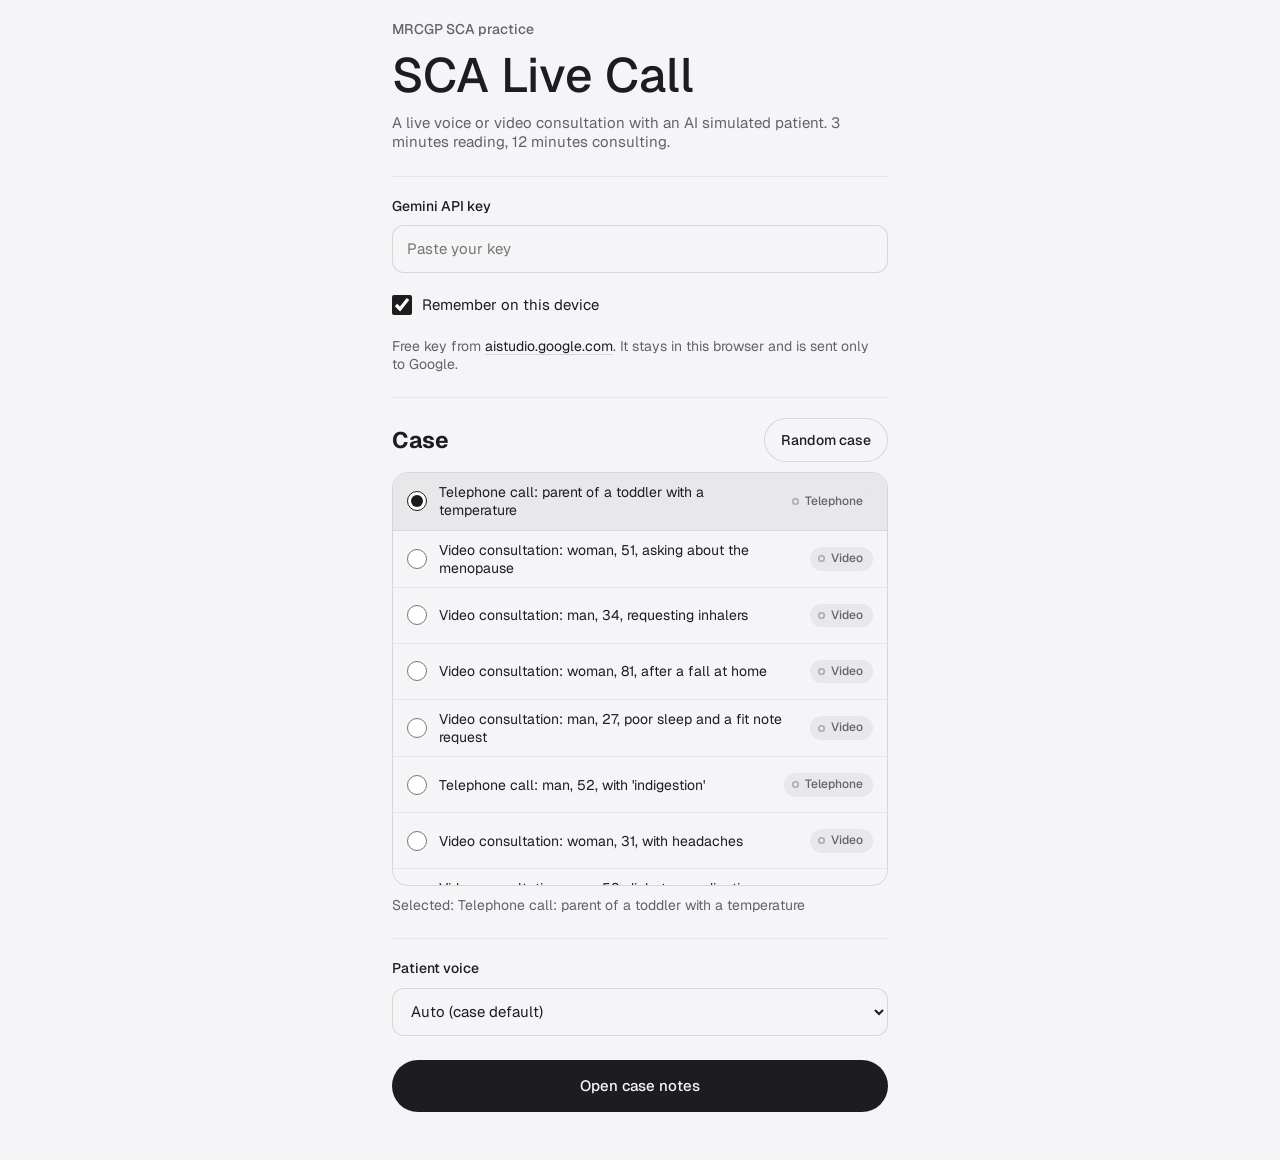
<file: call/index.html>
<!doctype html>
<html lang="en">
  <head>
    <meta charset="utf-8" />
    <meta name="viewport" content="width=device-width, initial-scale=1, viewport-fit=cover" />
    <title>SCA Live Call</title>
    <link rel="preconnect" href="https://fonts.googleapis.com" />
    <link rel="preconnect" href="https://fonts.gstatic.com" crossorigin />
    <link
      rel="stylesheet"
      href="https://fonts.googleapis.com/css2?family=Geist:wght@400;500;600&family=Geist+Mono:wght@400&display=swap"
    />
    <link rel="stylesheet" href="hark.css" />
    <link rel="stylesheet" href="hark-hero.css" />
    <style>
      [hidden] { display: none !important; }
      .x-app { max-width: 560px; padding-block: calc(env(safe-area-inset-top, 0px) + 20px) 48px; }
      .x-screen { display: grid; gap: 24px; }
      .x-title { display: grid; gap: 6px; }
      .x-title h1 { font: var(--type-display); overflow-wrap: anywhere; }
      .x-title .x-eyebrow { font: var(--type-label); color: var(--text-secondary); }
      .x-title .x-lede { color: var(--text-secondary); font-size: var(--size-body); }
      .x-group { display: grid; gap: 10px; padding-top: 20px; border-top: 1px solid var(--stroke-secondary); }
      .x-group > h2 { font: var(--type-heading); }
      .x-label { font: var(--type-label); }
      .x-input, .x-select {
        width: 100%; min-height: 48px; padding: 10px 14px;
        border: 1px solid var(--stroke-primary); border-radius: var(--r-s);
        background: var(--fill-primary-on); color: var(--text-primary); font: var(--type-body);
      }
      .x-check { display: flex; align-items: center; gap: 10px; min-height: var(--tap); font: var(--type-body); cursor: pointer; }
      .x-check input, .x-case input { width: 20px; height: 20px; margin: 0; flex: none; accent-color: var(--fill-primary); }
      .x-error { display: flex; align-items: center; gap: 8px; color: var(--text-primary); font: var(--type-label); }
      .x-error::before { content: ""; width: 8px; height: 8px; border-radius: 50%; background: var(--fill-system-red); flex: none; }
      .x-picked { font: var(--type-small); color: var(--text-secondary); }
      .x-cases {
        max-height: 46vh; overflow-y: auto; overscroll-behavior: contain;
        border: 1px solid var(--stroke-primary); border-radius: var(--r-m);
      }
      .x-case {
        display: flex; align-items: center; gap: 12px; min-height: 56px; padding: 10px 14px;
        border-bottom: 1px solid var(--stroke-secondary); cursor: pointer; font: var(--type-small);
      }
      .x-case:last-child { border-bottom: 0; }
      .x-case:has(input:checked) { background: var(--fill-tertiary); }
      .x-case__t { flex: 1; min-width: 0; }
      .x-case .chip { flex: none; }
      .x-row { display: flex; flex-wrap: wrap; align-items: center; gap: 10px; }
      .x-cta {
        display: inline-flex; align-items: center; justify-content: center; gap: 8px;
        min-height: 52px; padding: 0 24px; border: 0; border-radius: var(--r-pill);
        background: var(--fill-primary); color: var(--text-primary-on); font: var(--type-body-strong);
        cursor: pointer; text-decoration: none; transition: transform var(--dur-quick) var(--ease-out);
      }
      .x-cta:active { transform: scale(0.97); }
      .x-cta--wide { width: 100%; }
      .x-ghost {
        display: inline-flex; align-items: center; justify-content: center; min-height: var(--tap); padding: 0 16px;
        border: 1px solid var(--stroke-primary); border-radius: var(--r-pill); background: var(--fill-primary-on);
        color: var(--text-primary); font: var(--type-label); cursor: pointer;
      }
      .x-ghost:hover, .x-case:hover { box-shadow: inset 0 0 0 100px var(--hover-wash); }

      /* Case notes */
      .x-readbar {
        position: sticky; top: calc(env(safe-area-inset-top, 0px) + 8px); z-index: 5;
        display: flex; align-items: center; justify-content: space-between; gap: 12px;
        padding: 10px 10px 10px 18px; border-radius: var(--r-pill);
        background: var(--mat-agent); -webkit-backdrop-filter: var(--hark-blur); backdrop-filter: var(--hark-blur);
        border: 1px solid var(--stroke-primary); box-shadow: var(--hark-shadow);
      }
      .x-readbar__t { display: grid; }
      .x-readbar__t small { font: var(--type-caption); color: var(--text-secondary); }
      .x-clock { font: var(--weight-medium) 24px/1.1 "Geist Mono", monospace; font-variant-numeric: tabular-nums; }
      .x-readbar.is-over .x-clock { font: var(--type-label); color: var(--fill-system-red); }
      .x-brief { display: grid; gap: 0; }
      .x-bsec { display: grid; gap: 8px; padding: 16px 0; border-bottom: 1px solid var(--stroke-secondary); }
      .x-bsec:last-child { border-bottom: 0; }
      .x-bsec > h3 { font: var(--type-tag); color: var(--text-secondary); text-transform: uppercase; letter-spacing: 0.04em; }
      .x-bsec ul { margin: 0; padding-left: 20px; display: grid; gap: 4px; }
      .x-kv { margin: 0; display: grid; grid-template-columns: auto minmax(0, 1fr); gap: 6px 16px; }
      .x-kv dt { color: var(--text-secondary); }
      .x-kv dd { margin: 0; font-weight: var(--weight-medium); overflow-wrap: anywhere; }
      .x-none { color: var(--text-secondary); }

      /* Call */
      .x-call {
        position: fixed; inset: 0; z-index: 30; display: grid; grid-template-rows: auto auto auto minmax(0, 1fr) auto;
        background: var(--hero-surface); color: var(--hero-text);
        padding: env(safe-area-inset-top, 0px) 0 env(safe-area-inset-bottom, 0px);
      }
      .x-call > .x-top { grid-row: 1; } .x-call > .x-blockbar { grid-row: 2; } .x-call > .x-warnbar { grid-row: 3; } .x-call > .x-stage { grid-row: 4; } .x-call > .x-ctls { grid-row: 5; }
      .x-call :focus-visible { outline-color: var(--hero-text); }
      .x-top { display: flex; align-items: center; justify-content: space-between; gap: 12px; padding: 10px 16px; }
      .x-top__case { min-width: 0; font: var(--type-small); color: var(--hero-text-muted); overflow: hidden; text-overflow: ellipsis; white-space: nowrap; }
      .x-status { display: flex; align-items: center; gap: 6px; font: var(--type-tag); }
      .x-status::before { content: ""; width: 8px; height: 8px; border-radius: 50%; background: var(--fill-system-orange); flex: none; }
      .x-status[data-state="live"]::before { background: var(--fill-system-green); }
      .x-status[data-state="error"]::before, .x-status[data-state="lost"]::before { background: var(--fill-system-red); }
      .x-timer { font: var(--weight-medium) 22px/1 "Geist Mono", monospace; font-variant-numeric: tabular-nums; padding: 8px 12px; border-radius: var(--r-pill); background: var(--hero-glass); border: 1px solid var(--hero-glass-stroke); }
      .x-timer.is-low { background: var(--fill-system-red); border-color: transparent; }
      .x-closeinfo { font: var(--type-caption); font-family: "Geist Mono", monospace; color: var(--hero-text-muted); overflow-wrap: anywhere; }
      .x-blockbar { margin: 0 16px 6px; padding: 6px 12px; border-radius: var(--r-m); background: var(--hero-glass); border: 1px solid var(--hero-glass-stroke); color: var(--hero-text); font: var(--type-tag); text-align: center; }
      .x-warnbar { margin: 0 16px 6px; padding: 6px 12px; border-radius: var(--r-pill); background: var(--fill-system-red); color: var(--hero-text); font: var(--type-tag); text-align: center; }
      .x-stage { position: relative; min-height: 0; margin: 0 8px; border-radius: var(--r-l); overflow: hidden; --lvl: 0; }
      .x-facewrap { position: absolute; inset: 0; border-radius: var(--r-l); overflow: hidden; transition: transform 120ms linear, box-shadow 200ms ease; }
      .x-facewrap img { position: absolute; inset: 0; width: 100%; height: 100%; object-fit: cover; object-position: 50% 30%; opacity: 0; transition: opacity 300ms ease; }
      .x-facewrap img.is-on { opacity: 1; }
      .x-stage.is-speaking .x-facewrap {
        transform: scale(calc(1.005 + var(--lvl) * 0.025));
        box-shadow: inset 0 0 0 3px color-mix(in srgb, var(--fill-system-green) 80%, transparent), inset 0 0 calc(20px + var(--lvl) * 40px) color-mix(in srgb, var(--fill-system-green) 45%, transparent);
      }
      .x-phone { position: absolute; inset: 0; display: grid; place-content: center; justify-items: center; gap: 14px; text-align: center; padding: 16px; }
      .x-avatar {
        width: 168px; height: 168px; border-radius: 50%; display: grid; place-items: center;
        background: var(--hero-glass); border: 1px solid var(--hero-glass-stroke);
        font: var(--weight-medium) 56px/1 var(--sans); letter-spacing: 0.02em;
        transition: box-shadow 120ms linear, transform 120ms linear;
      }
      .x-stage.is-speaking .x-avatar {
        transform: scale(calc(1 + var(--lvl) * 0.06));
        box-shadow: 0 0 0 calc(6px + var(--lvl) * 22px) color-mix(in srgb, var(--fill-system-green) 30%, transparent);
      }
      .x-phone__name { font: var(--type-heading); }
      .x-phone__label { font: var(--type-small); color: var(--hero-text-muted); }
      .x-bars { display: flex; align-items: center; gap: 5px; height: 36px; }
      .x-bars span { width: 6px; height: 100%; border-radius: 3px; background: var(--hero-text); opacity: 0.35; transform: scaleY(0.15); transition: transform 90ms linear, opacity 120ms; }
      .x-stage.is-speaking .x-bars span { opacity: 0.9; }
      .x-self {
        position: absolute; right: 12px; bottom: 12px; width: 96px; height: 128px; z-index: 3;
        border-radius: var(--r-s); overflow: hidden; background: var(--hero-glass); border: 1px solid var(--hero-glass-stroke);
        box-shadow: var(--hark-shadow); touch-action: none; cursor: grab;
      }
      .x-self video { width: 100%; height: 100%; object-fit: cover; transform: scaleX(-1); display: block; }
      .x-msg {
        position: absolute; inset: auto 12px 12px; z-index: 4; display: grid; gap: 12px; padding: 16px 18px;
        border-radius: var(--r-l); background: var(--hero-glass); -webkit-backdrop-filter: var(--hark-blur); backdrop-filter: var(--hark-blur);
        border: 1px solid var(--hero-glass-stroke); font: var(--type-body);
      }
      .x-msg .x-row button { min-height: var(--tap); padding: 0 18px; border-radius: var(--r-pill); border: 1px solid var(--hero-glass-stroke); background: var(--hero-text); color: var(--hero-surface); font: var(--type-label); cursor: pointer; }
      .x-msg .x-row button + button { background: transparent; color: var(--hero-text); }
      .x-tx {
        position: absolute; inset: auto 0 0 0; z-index: 2; max-height: 55%; overflow-y: auto; padding: 14px 16px;
        background: var(--hero-scrim-strong); -webkit-backdrop-filter: var(--hark-blur); backdrop-filter: var(--hark-blur);
        font: var(--type-small); display: grid; gap: 8px; align-content: start;
      }
      .x-tx p span { font: var(--type-caption); color: var(--hero-text-muted); margin-right: 6px; font-family: "Geist Mono", monospace; }
      .x-tx .x-none { color: var(--hero-text-muted); }
      .x-banner {
        position: absolute; left: 50%; top: 50%; transform: translate(-50%, -50%); z-index: 5;
        padding: 16px 24px; border-radius: var(--r-l); background: var(--fill-system-red); color: var(--hero-text);
        font: var(--type-heading); box-shadow: var(--hark-shadow); white-space: nowrap;
      }
      .x-ctls { display: flex; justify-content: center; gap: 10px; padding: 14px 8px 18px; }
      .x-ctl { display: grid; justify-items: center; gap: 6px; font: var(--type-caption); color: var(--hero-text-muted); background: none; border: 0; padding: 0; cursor: pointer; }
      .x-ctl__b { width: 64px; height: 64px; border-radius: 50%; display: grid; place-items: center; background: var(--hero-glass); border: 1px solid var(--hero-glass-stroke); color: var(--hero-text); transition: transform var(--dur-quick) var(--ease-out); }
      .x-ctl:active .x-ctl__b { transform: scale(0.94); }
      .x-ctl[aria-pressed="true"] .x-ctl__b { background: var(--hero-text); color: var(--hero-surface); }
      .x-ctl--end .x-ctl__b { background: var(--fill-system-red); border-color: transparent; }
      .x-type {
        position: absolute; inset: 12px 12px auto; z-index: 4; display: grid; gap: 8px; padding: 12px 14px;
        border-radius: var(--r-l); background: var(--hero-glass); -webkit-backdrop-filter: var(--hark-blur); backdrop-filter: var(--hark-blur);
        border: 1px solid var(--hero-glass-stroke);
      }
      .x-type__lbl { font: var(--type-caption); color: var(--hero-text-muted); }
      .x-type__note { display: flex; align-items: center; gap: 6px; font: var(--type-tag); color: var(--hero-text); }
      .x-type__note::before { content: ""; width: 8px; height: 8px; border-radius: 50%; background: var(--fill-system-orange); flex: none; }
      .x-type__row { display: flex; gap: 8px; }
      .x-type__row input {
        flex: 1; min-width: 0; min-height: var(--tap); padding: 0 16px; border-radius: var(--r-pill);
        border: 1px solid var(--hero-glass-stroke); background: var(--hero-scrim-strong); color: var(--hero-text); font: var(--type-body);
      }
      .x-type__row input::placeholder { color: var(--hero-text-muted); }
      .x-type__row button { flex: none; min-height: var(--tap); padding: 0 18px; border-radius: var(--r-pill); border: 0; background: var(--hero-text); color: var(--hero-surface); font: var(--type-label); cursor: pointer; }
      .x-missing { display: grid; gap: 8px; padding: 14px; border: 1px dashed var(--stroke-primary); border-radius: var(--r-m); }
      .x-missing input[type="file"] { font: var(--type-small); min-height: var(--tap); }
      .x-ctl .off { display: none; }
      .x-ctl[aria-pressed="true"] .on { display: none; }
      .x-ctl[aria-pressed="true"] .off { display: block; }

      .x-dialog { max-width: min(360px, calc(100vw - 32px)); padding: 20px; border-radius: var(--r-l); border: 1px solid var(--stroke-primary); background: var(--fill-primary-on); color: var(--text-primary); box-shadow: var(--hark-shadow); }
      .x-dialog::backdrop { background: var(--hero-scrim-strong); }
      .x-dialog h2 { font: var(--type-heading); margin-bottom: 8px; }
      .x-dialog p { color: var(--text-secondary); margin-bottom: 18px; }
      .x-dialog .x-cta { background: var(--fill-system-red); color: var(--hero-text); }
      .x-toast {
        position: fixed; left: 50%; bottom: calc(env(safe-area-inset-bottom, 0px) + 20px); z-index: 50; transform: translateX(-50%);
        width: max-content; max-width: calc(100vw - 32px); padding: 12px 18px; border-radius: var(--r-m);
        background: var(--fill-primary); color: var(--text-primary-on); font: var(--type-label); box-shadow: var(--hark-shadow);
      }
      .x-ended h1 { font: var(--type-title); overflow-wrap: anywhere; }
      .x-actions { display: grid; gap: 10px; }
      .x-tline .timeline__what b { font-weight: var(--weight-bold); }
      @media (prefers-reduced-motion: reduce) {
        .x-facewrap, .x-avatar, .x-bars span, .x-cta, .x-ctl__b { transition: none !important; }
        .x-stage.is-speaking .x-facewrap, .x-stage.is-speaking .x-avatar { transform: none; }
        .x-stage.is-speaking .x-avatar { box-shadow: 0 0 0 6px color-mix(in srgb, var(--fill-system-green) 40%, transparent); }
        .x-bars span { transform: scaleY(0.4) !important; }
        .x-facewrap img { transition: none; }
      }
    </style>
      <link rel="manifest" href="manifest.webmanifest" />
    <meta name="theme-color" content="#152640" />
    <link rel="icon" type="image/png" href="icon-192.png" />
    <link rel="apple-touch-icon" href="apple-touch-icon.png" />
    <script>if ("serviceWorker" in navigator) addEventListener("load", function () { navigator.serviceWorker.register("sw.js"); });</script>
</head>
  <body>
    <div class="page x-app" id="top">
      <main class="main">
        <!-- SCREEN 1: SETUP -->
        <section class="x-screen" id="s-setup" aria-labelledby="h-setup">
          <div class="x-title">
            <p class="x-eyebrow">MRCGP SCA practice</p>
            <h1 id="h-setup" tabindex="-1">SCA Live Call</h1>
            <p class="x-lede">A live voice or video consultation with an AI simulated patient. 3 minutes reading, 12 minutes consulting.</p>
          </div>

          <div class="x-group">
            <label class="x-label" for="key">Gemini API key</label>
            <input class="x-input" id="key" type="password" autocomplete="off" spellcheck="false" placeholder="Paste your key" />
            <label class="x-check"><input type="checkbox" id="remember" checked /> Remember on this device</label>
            <p class="fineprint">Free key from <a class="link" href="https://aistudio.google.com" target="_blank" rel="noopener">aistudio.google.com</a>. It stays in this browser and is sent only to Google.</p>
            <p class="x-error" id="key-err" role="alert" hidden>Enter your Gemini API key to continue.</p>
          </div>

          <div class="x-group">
            <div class="x-row" style="justify-content: space-between">
              <h2 id="h-cases">Case</h2>
              <button class="x-ghost" type="button" id="random">Random case</button>
            </div>
            <div class="x-cases" id="cases-list" role="radiogroup" aria-labelledby="h-cases" aria-label="Case picker"><p class="x-none" style="padding: 14px">Loading cases…</p></div>
            <div class="x-missing" id="cases-missing" hidden>
              <p class="x-error" role="alert">Case file not found</p>
              <label class="x-label" for="cases-file">Load cases file (.json)</label>
              <input type="file" id="cases-file" accept=".json,application/json" aria-label="Load cases file (.json)" />
              <p class="x-error" id="cases-file-err" hidden>That file could not be read as a cases list.</p>
            </div>
            <p class="x-picked" id="picked" aria-live="polite"></p>
          </div>

          <div class="x-group">
            <label class="x-label" for="voice">Patient voice</label>
            <select class="x-select" id="voice">
              <option value="auto">Auto (case default)</option>
              <option value="Kore">Female (Kore)</option>
              <option value="Charon">Male (Charon)</option>
            </select>
          </div>

          <button class="x-cta x-cta--wide" type="button" id="open-notes">Open case notes</button>
        </section>

        <!-- SCREEN 2: CASE NOTES -->
        <section class="x-screen" id="s-notes" aria-labelledby="h-notes" hidden>
          <div class="x-readbar" id="readbar">
            <div class="x-readbar__t" aria-live="polite">
              <small>Reading time</small>
              <span class="x-clock" id="read-clock">3:00</span>
            </div>
            <button class="x-cta" type="button" id="start-call">Start call now</button>
          </div>
          <div class="x-title">
            <p class="x-eyebrow"><span class="chip" id="notes-mode">Video</span></p>
            <h1 id="h-notes" tabindex="-1" style="font: var(--type-title)">Case notes</h1>
          </div>
          <div class="x-brief" id="notes-brief"></div>
          <p class="fineprint" id="call-hint"></p>
          <div class="x-row"><button class="x-ghost" type="button" id="back-setup">Back to cases</button></div>
        </section>

        <!-- SCREEN 4: ENDED -->
        <section class="x-screen x-ended" id="s-ended" aria-labelledby="h-ended" hidden>
          <div class="x-title">
            <p class="x-eyebrow" id="ended-flag"></p>
            <h1 id="h-ended" tabindex="-1">Consultation ended</h1>
            <p class="x-lede" id="ended-case"></p>
          </div>
          <section class="stats">
            <div class="stat"><span class="stat__fig" id="ended-dur">0:00</span><span class="stat__label">Consultation time</span></div>
            <div class="stat"><span class="stat__fig" id="ended-lines">0</span><span class="stat__label">Transcript lines</span></div>
          </section>
          <div class="x-actions">
            <button class="x-cta x-cta--wide" type="button" id="copy">Copy for marking</button>
            <div class="x-row">
              <button class="x-ghost" type="button" id="download">Download transcript (.txt)</button>
              <button class="x-ghost" type="button" id="new-case">New case</button>
            </div>
            <p class="fineprint">Transcription is automatic and can mishear words.</p>
          </div>
          <div class="aside">
            <h3>Report a problem</h3>
            <p class="fineprint">If the patient leaked hidden details, dropped facts, or broke character, copy the transcript and tell Hark which turn.</p>
          </div>
          <div class="x-group">
            <h2>Transcript</h2>
            <ol class="timeline x-tline" id="ended-tx"></ol>
          </div>
          <div class="x-group">
            <h2>Case brief</h2>
            <div class="x-brief" id="ended-brief"></div>
          </div>
        </section>
      </main>
    </div>

    <!-- SCREEN 3: CALL -->
    <section class="x-call" id="s-call" aria-label="Consultation call" hidden>
      <div class="x-top">
        <div style="display: grid; gap: 4px; min-width: 0">
          <p class="x-status" id="status" data-state="connecting" role="status" aria-live="polite">Connecting</p>
          <p class="x-closeinfo" id="close-info" hidden></p>
          <p class="x-top__case" id="call-case"></p>
        </div>
        <p class="x-timer" id="timer" aria-label="Time remaining">12:00</p>
      </div>
      <p class="x-blockbar" id="blockbar" role="status" aria-live="polite" hidden>The model blocked that reply. Try rephrasing your last question.</p>
      <p class="x-warnbar" id="warnbar" hidden>Under 1 minute left. Start closing the consultation.</p>
      <div class="x-stage" id="stage">
        <div class="x-facewrap" id="facewrap" hidden></div>
        <div class="x-phone" id="phone" hidden>
          <div class="x-avatar" id="avatar" aria-hidden="true"></div>
          <p class="x-phone__name" id="phone-name"></p>
          <p class="x-phone__label">Telephone consultation</p>
          <div class="x-bars" id="bars" aria-hidden="true"><span></span><span></span><span></span><span></span><span></span></div>
        </div>
        <div class="x-self" id="self" hidden><video id="self-video" muted playsinline autoplay></video></div>
        <div class="x-tx" id="tx" aria-live="off" hidden></div>
        <form class="x-type" id="type-box" aria-label="Type instead" autocomplete="off" hidden>
          <p class="x-type__note" id="type-note" role="status" hidden>Mic unavailable - type instead</p>
          <label class="x-type__lbl" for="type-input">Type instead</label>
          <div class="x-type__row">
            <input id="type-input" type="text" enterkeyhint="send" placeholder="Say something to the patient" aria-label="Type instead" />
            <button type="submit" id="type-send" aria-label="Send">Send</button>
          </div>
        </form>
        <div class="x-banner" id="banner" role="alert" hidden>1 minute left</div>
        <div class="x-msg" id="msg" role="alert" hidden>
          <p id="msg-text"></p>
          <div class="x-row" id="msg-actions"></div>
        </div>
      </div>
      <div class="x-ctls">
        <button class="x-ctl" type="button" id="mute" aria-pressed="false">
          <span class="x-ctl__b">
            <svg class="on" width="26" height="26" viewBox="0 0 24 24" fill="none" stroke="currentColor" stroke-width="2" stroke-linecap="round" aria-hidden="true"><rect x="9" y="3" width="6" height="11" rx="3" /><path d="M5 11a7 7 0 0 0 14 0M12 18v3" /></svg>
            <svg class="off" width="26" height="26" viewBox="0 0 24 24" fill="none" stroke="currentColor" stroke-width="2" stroke-linecap="round" aria-hidden="true"><rect x="9" y="3" width="6" height="11" rx="3" /><path d="M5 11a7 7 0 0 0 14 0M12 18v3M4 4l16 16" /></svg>
          </span>
          <span id="mute-label">Mute</span>
        </button>
        <button class="x-ctl" type="button" id="cam" aria-pressed="false" hidden>
          <span class="x-ctl__b">
            <svg class="on" width="26" height="26" viewBox="0 0 24 24" fill="none" stroke="currentColor" stroke-width="2" stroke-linecap="round" stroke-linejoin="round" aria-hidden="true"><rect x="3" y="7" width="13" height="10" rx="2" /><path d="M16 11l5-3v8l-5-3" /></svg>
            <svg class="off" width="26" height="26" viewBox="0 0 24 24" fill="none" stroke="currentColor" stroke-width="2" stroke-linecap="round" stroke-linejoin="round" aria-hidden="true"><rect x="3" y="7" width="13" height="10" rx="2" /><path d="M16 11l5-3v8l-5-3M3 3l18 18" /></svg>
          </span>
          <span id="cam-label">Camera off</span>
        </button>
        <button class="x-ctl" type="button" id="tx-toggle" aria-pressed="false" aria-controls="tx">
          <span class="x-ctl__b"><svg width="26" height="26" viewBox="0 0 24 24" fill="none" stroke="currentColor" stroke-width="2" stroke-linecap="round" aria-hidden="true"><path d="M5 6h14M5 11h14M5 16h9" /></svg></span>
          <span>Live transcript</span>
        </button>
        <button class="x-ctl" type="button" id="type-toggle" aria-pressed="false" aria-controls="type-box" aria-label="Type">
          <span class="x-ctl__b"><svg width="26" height="26" viewBox="0 0 24 24" fill="none" stroke="currentColor" stroke-width="2" stroke-linecap="round" aria-hidden="true"><rect x="3" y="6" width="18" height="12" rx="2" /><path d="M7 10h.01M11 10h.01M15 10h.01M8 14h8" /></svg></span>
          <span>Type</span>
        </button>
        <button class="x-ctl x-ctl--end" type="button" id="end" aria-label="End consultation">
          <span class="x-ctl__b"><svg width="28" height="28" viewBox="0 0 24 24" aria-hidden="true"><path fill="currentColor" d="M2.5 14.2c5.2-4.9 13.8-4.9 19 0l-2.6 2.8-3.8-1.7v-2.6a11.5 11.5 0 0 0-6.2 0v2.6L5.1 17z" /></svg></span>
          <span>End consultation</span>
        </button>
      </div>
    </section>

    <dialog class="x-dialog" id="confirm" aria-labelledby="confirm-h">
      <h2 id="confirm-h">End the consultation?</h2>
      <p>The call stops and you get the transcript for marking.</p>
      <div class="x-row">
        <button class="x-cta" type="button" id="confirm-yes">End consultation</button>
        <button class="x-ghost" type="button" id="confirm-no">Keep going</button>
      </div>
    </dialog>

    <div class="x-toast" id="toast" role="status" aria-live="polite" hidden></div>

    <div id="faces" hidden>
      <img data-file="sca02_neutral.jpg" src="sca02_neutral.jpg" alt="" />
      <img data-file="sca02_frustrated.jpg" src="sca02_frustrated.jpg" alt="" />
      <img data-file="sca02_worried.jpg" src="sca02_worried.jpg" alt="" />
      <img data-file="sca03_neutral.jpg" src="sca03_neutral.jpg" alt="" />
      <img data-file="sca03_relieved.jpg" src="sca03_relieved.jpg" alt="" />
      <img data-file="sca03_worried.jpg" src="sca03_worried.jpg" alt="" />
      <img data-file="sca04_neutral.jpg" src="sca04_neutral.jpg" alt="" />
      <img data-file="sca04_flat.jpg" src="sca04_flat.jpg" alt="" />
      <img data-file="sca04_worried.jpg" src="sca04_worried.jpg" alt="" />
      <img data-file="sca05_neutral.jpg" src="sca05_neutral.jpg" alt="" />
      <img data-file="sca05_flat.jpg" src="sca05_flat.jpg" alt="" />
      <img data-file="sca05_tearful.jpg" src="sca05_tearful.jpg" alt="" />
      <img data-file="sca07_neutral.jpg" src="sca07_neutral.jpg" alt="" />
      <img data-file="sca07_tearful.jpg" src="sca07_tearful.jpg" alt="" />
      <img data-file="sca07_worried.jpg" src="sca07_worried.jpg" alt="" />
      <img data-file="sca08_neutral.jpg" src="sca08_neutral.jpg" alt="" />
      <img data-file="sca08_relieved.jpg" src="sca08_relieved.jpg" alt="" />
      <img data-file="sca08_worried.jpg" src="sca08_worried.jpg" alt="" />
      <img data-file="sca09_neutral.jpg" src="sca09_neutral.jpg" alt="" />
      <img data-file="sca09_flat.jpg" src="sca09_flat.jpg" alt="" />
      <img data-file="sca09_worried.jpg" src="sca09_worried.jpg" alt="" />
      <img data-file="sca10_neutral.jpg" src="sca10_neutral.jpg" alt="" />
      <img data-file="sca10_defensive.jpg" src="sca10_defensive.jpg" alt="" />
      <img data-file="sca10_worried.jpg" src="sca10_worried.jpg" alt="" />
      <img data-file="sca12_neutral.jpg" src="sca12_neutral.jpg" alt="" />
      <img data-file="sca12_frustrated.jpg" src="sca12_frustrated.jpg" alt="" />
      <img data-file="sca12_worried.jpg" src="sca12_worried.jpg" alt="" />
      <img data-file="case01_neutral.jpg" src="case01_neutral.jpg" alt="" />
      <img data-file="case01_worried.jpg" src="case01_worried.jpg" alt="" />
      <img data-file="case01_relieved.jpg" src="case01_relieved.jpg" alt="" />
      <img data-file="case01_defensive.jpg" src="case01_defensive.jpg" alt="" />
      <img data-file="sca14_neutral.jpg" src="sca14_neutral.jpg" alt="" />
      <img data-file="sca14_tearful.jpg" src="sca14_tearful.jpg" alt="" />
      <img data-file="sca14_worried.jpg" src="sca14_worried.jpg" alt="" />
      <img data-file="sca15_neutral.jpg" src="sca15_neutral.jpg" alt="" />
      <img data-file="sca15_defensive.jpg" src="sca15_defensive.jpg" alt="" />
      <img data-file="sca15_worried.jpg" src="sca15_worried.jpg" alt="" />
      <img data-file="sca16_neutral.jpg" src="sca16_neutral.jpg" alt="" />
      <img data-file="sca16_defensive.jpg" src="sca16_defensive.jpg" alt="" />
      <img data-file="sca16_worried.jpg" src="sca16_worried.jpg" alt="" />
      <img data-file="sca17_neutral.jpg" src="sca17_neutral.jpg" alt="" />
      <img data-file="sca17_relieved.jpg" src="sca17_relieved.jpg" alt="" />
      <img data-file="sca17_tearful.jpg" src="sca17_tearful.jpg" alt="" />
      <img data-file="sca18_neutral.jpg" src="sca18_neutral.jpg" alt="" />
      <img data-file="sca18_in_pain.jpg" src="sca18_in_pain.jpg" alt="" />
      <img data-file="sca18_worried.jpg" src="sca18_worried.jpg" alt="" />
      <img data-file="sca19_neutral.jpg" src="sca19_neutral.jpg" alt="" />
      <img data-file="sca19_frustrated.jpg" src="sca19_frustrated.jpg" alt="" />
      <img data-file="sca19_worried.jpg" src="sca19_worried.jpg" alt="" />
      <img data-file="sca20_neutral.jpg" src="sca20_neutral.jpg" alt="" />
      <img data-file="sca20_frustrated.jpg" src="sca20_frustrated.jpg" alt="" />
      <img data-file="sca20_tearful.jpg" src="sca20_tearful.jpg" alt="" />
      <img data-file="sca23_neutral.jpg" src="sca23_neutral.jpg" alt="" />
      <img data-file="sca23_defensive.jpg" src="sca23_defensive.jpg" alt="" />
      <img data-file="sca23_tearful.jpg" src="sca23_tearful.jpg" alt="" />
      <img data-file="sca24_neutral.jpg" src="sca24_neutral.jpg" alt="" />
      <img data-file="sca24_defensive.jpg" src="sca24_defensive.jpg" alt="" />
      <img data-file="sca24_tearful.jpg" src="sca24_tearful.jpg" alt="" />
      <img data-file="sca25_neutral.jpg" src="sca25_neutral.jpg" alt="" />
      <img data-file="sca25_frustrated.jpg" src="sca25_frustrated.jpg" alt="" />
      <img data-file="sca25_tearful.jpg" src="sca25_tearful.jpg" alt="" />
      <img data-file="sca26_neutral.jpg" src="sca26_neutral.jpg" alt="" />
      <img data-file="sca26_relieved.jpg" src="sca26_relieved.jpg" alt="" />
      <img data-file="sca26_worried.jpg" src="sca26_worried.jpg" alt="" />
      <img data-file="sca28_neutral.jpg" src="sca28_neutral.jpg" alt="" />
      <img data-file="sca28_frustrated.jpg" src="sca28_frustrated.jpg" alt="" />
      <img data-file="sca28_worried.jpg" src="sca28_worried.jpg" alt="" />
      <img data-file="sca29_neutral.jpg" src="sca29_neutral.jpg" alt="" />
      <img data-file="sca29_defensive.jpg" src="sca29_defensive.jpg" alt="" />
      <img data-file="sca29_flat.jpg" src="sca29_flat.jpg" alt="" />
      <img data-file="sca30_neutral.jpg" src="sca30_neutral.jpg" alt="" />
      <img data-file="sca30_tearful.jpg" src="sca30_tearful.jpg" alt="" />
      <img data-file="sca30_worried.jpg" src="sca30_worried.jpg" alt="" />
      <img data-file="sca32_neutral.jpg" src="sca32_neutral.jpg" alt="" />
      <img data-file="sca32_defensive.jpg" src="sca32_defensive.jpg" alt="" />
      <img data-file="sca32_worried.jpg" src="sca32_worried.jpg" alt="" />
      <img data-file="sca33_neutral.jpg" src="sca33_neutral.jpg" alt="" />
      <img data-file="sca33_defensive.jpg" src="sca33_defensive.jpg" alt="" />
      <img data-file="sca33_relieved.jpg" src="sca33_relieved.jpg" alt="" />
      <img data-file="sca34_neutral.jpg" src="sca34_neutral.jpg" alt="" />
      <img data-file="sca34_frustrated.jpg" src="sca34_frustrated.jpg" alt="" />
      <img data-file="sca34_in_pain.jpg" src="sca34_in_pain.jpg" alt="" />
      <img data-file="sca36_neutral.jpg" src="sca36_neutral.jpg" alt="" />
      <img data-file="sca36_frustrated.jpg" src="sca36_frustrated.jpg" alt="" />
      <img data-file="sca36_tearful.jpg" src="sca36_tearful.jpg" alt="" />
    </div>

    <script type="application/json" id="cases" src="live_cases.json"></script>
    <script src="hark.js"></script>
    <script>
(function () {
  "use strict";
  /* ---- Config ---- */
  var MODEL = "models/gemini-3.8-live";
  var FALLBACK_MODEL = "models/gemini-3.1-flash-live-preview";
  var WS_URL = "wss://generativelanguage.googleapis.com/ws/google.ai.generativelanguage.v1beta.GenerativeService.BidiGenerateContent?key=";
  var CALL_SECS = 720, READ_SECS = 180, KEY_STORE = "scaLiveCall.apiKey";

  var $ = function (id) { return document.getElementById(id); };
  var CASES = [];
  var FACES = {};
  document.querySelectorAll("#faces img").forEach(function (img) { FACES[img.getAttribute("data-file")] = img; });
  var reduceMotion = window.matchMedia && matchMedia("(prefers-reduced-motion: reduce)").matches;

  var S = { key: "", c: null, voice: "Kore", model: MODEL, triedFallback: false, tx: [], muted: false };

  function fmt(sec) { sec = Math.max(0, Math.floor(sec)); return Math.floor(sec / 60) + ":" + String(sec % 60).padStart(2, "0"); }
  function el(tag, cls, text) { var e = document.createElement(tag); if (cls) e.className = cls; if (text != null) e.textContent = text; return e; }
  function show(id) {
    ["s-setup", "s-notes", "s-ended", "s-call"].forEach(function (s) { $(s).hidden = s !== id; });
    window.scrollTo(0, 0);
    var h = $(id).querySelector("h1[tabindex]");
    if (h) h.focus({ preventScroll: true });
  }
  function toast(text) {
    var t = $("toast"); t.textContent = text; t.hidden = false;
    clearTimeout(toast.t); toast.t = setTimeout(function () { t.hidden = true; }, 3500);
  }
  function decodeP(b64) {
    var bin = atob(b64), bytes = new Uint8Array(bin.length);
    for (var i = 0; i < bin.length; i++) bytes[i] = bin.charCodeAt(i);
    return new TextDecoder("utf-8").decode(bytes);
  }
  function bufToB64(buf) {
    var bytes = new Uint8Array(buf), s = "";
    for (var i = 0; i < bytes.length; i += 0x8000) s += String.fromCharCode.apply(null, bytes.subarray(i, i + 0x8000));
    return btoa(s);
  }

  /* ---- Brief rendering (generic) ---- */
  var LABELS = { consultation_type: "Consultation", patient: "Patient", caller: "Caller", pmh: "Past medical history",
    medications: "Medications", allergies: "Allergies", immunisations: "Immunisations", recent_results: "Recent results",
    recent_consultations: "Recent consultations", family_history: "Family history", social: "Social history", notes: "Notes", images: "Images" };
  function label(k) { return LABELS[k] || String(k).replace(/_/g, " ").replace(/^./, function (c) { return c.toUpperCase(); }); }
  function isObj(v) { return v && typeof v === "object" && !Array.isArray(v); }
  function inlineText(v) {
    if (v == null) return "";
    if (Array.isArray(v)) return v.map(inlineText).join("; ");
    if (isObj(v)) return Object.keys(v).map(function (k) { return label(k) + ": " + inlineText(v[k]); }).join(", ");
    return String(v);
  }
  function renderValue(v) {
    if (v == null || v === "" || (Array.isArray(v) && !v.length)) return el("p", "x-none", "None recorded");
    if (Array.isArray(v)) {
      if (v.every(isObj)) {
        var cols = [];
        v.forEach(function (o) { Object.keys(o).forEach(function (k) { if (cols.indexOf(k) < 0) cols.push(k); }); });
        var wrap = el("div", "table-wrap"), table = el("table"), thead = el("thead"), hr = el("tr"), tb = el("tbody");
        cols.forEach(function (c) { var th = el("th", null, label(c)); th.scope = "col"; hr.appendChild(th); });
        thead.appendChild(hr); table.appendChild(thead);
        v.forEach(function (o) {
          var tr = el("tr");
          cols.forEach(function (c, i) {
            var val = inlineText(o[c]);
            var cell = el(i ? "td" : "th", null, val);
            if (i) { cell.setAttribute("data-label", label(c)); if (!val) cell.className = "is-empty"; } else cell.scope = "row";
            tr.appendChild(cell);
          });
          tb.appendChild(tr);
        });
        table.appendChild(tb); wrap.appendChild(table); return wrap;
      }
      var ul = el("ul");
      v.forEach(function (item) { ul.appendChild(el("li", null, inlineText(item))); });
      return ul;
    }
    if (isObj(v)) {
      var dl = el("dl", "x-kv");
      Object.keys(v).forEach(function (k) { dl.appendChild(el("dt", null, label(k))); dl.appendChild(el("dd", null, inlineText(v[k]))); });
      return dl;
    }
    return el("p", null, String(v));
  }
  function renderBrief(brief, box) {
    box.textContent = "";
    Object.keys(brief || {}).forEach(function (k) {
      var sec = el("section", "x-bsec");
      sec.appendChild(el("h3", null, label(k)));
      sec.appendChild(renderValue(brief[k]));
      box.appendChild(sec);
    });
  }

  /* ---- Setup screen ---- */
  try { var saved = localStorage.getItem(KEY_STORE); if (saved) { $("key").value = saved; $("remember").checked = true; } } catch (e) {}
  var list = $("cases-list");
  function initCases() {
    list.textContent = "";
    CASES.forEach(function (c, i) {
      var row = el("label", "x-case");
      var r = el("input"); r.type = "radio"; r.name = "case"; r.value = c.id; r.id = "case-" + c.id; if (!i) r.checked = true;
      row.appendChild(r);
      row.appendChild(el("span", "x-case__t", c.candidate_title));
      row.appendChild(el("span", "chip", c.mode === "telephone" ? "Telephone" : "Video"));
      list.appendChild(row);
    });
    $("cases-missing").hidden = true;
    updatePicked();
  }
  function setCases(data) {
    if (!Array.isArray(data) || !data.length || !data.every(function (c) { return c && c.id && c.candidate_title; })) throw new Error("Not a cases list");
    CASES = data.slice().sort(function (a, b) { return String(a.id).localeCompare(String(b.id), undefined, { numeric: true }); });
    initCases();
  }
  function casesMissing() {
    list.textContent = "";
    list.appendChild(el("p", "x-none", "No cases loaded.")).style.padding = "14px";
    $("cases-missing").hidden = false;
  }
  function loadCases() {
    var raw = ($("cases").textContent || "").trim();
    if (raw) { try { setCases(JSON.parse(raw)); return; } catch (e) {} }
    if (!window.fetch) { casesMissing(); return; }
    fetch("live_cases.json").then(function (r) {
      if (!r.ok) throw new Error("HTTP " + r.status);
      return r.json();
    }).then(setCases).catch(casesMissing);
  }
  $("cases-file").addEventListener("change", function () {
    var f = this.files && this.files[0], err = $("cases-file-err");
    if (!f) return;
    var rd = new FileReader();
    rd.onload = function () {
      try { setCases(JSON.parse(String(rd.result))); err.hidden = true; toast("Loaded " + CASES.length + " cases"); }
      catch (e) { err.hidden = false; }
    };
    rd.onerror = function () { err.hidden = false; };
    rd.readAsText(f);
  });
  $("random").addEventListener("click", function () {
    var radios = [].slice.call(list.querySelectorAll("input")).filter(function (x) { return !x.checked; });
    if (!radios.length) return;
    var r = radios[Math.floor(Math.random() * radios.length)];
    r.checked = true;
    var row = r.closest(".x-case");
    list.scrollTop = row.offsetTop - list.offsetTop - 8;
    updatePicked();
  });
  function updatePicked() {
    var r = list.querySelector("input:checked");
    $("picked").textContent = r ? "Selected: " + r.parentNode.querySelector(".x-case__t").textContent : "";
  }
  list.addEventListener("change", updatePicked);
  loadCases();
  $("open-notes").addEventListener("click", function () {
    if (!CASES.length) { toast("Load the cases file first."); return; }
    var key = $("key").value.trim();
    if (!key) { $("key-err").hidden = false; $("key").focus(); return; }
    $("key-err").hidden = true;
    S.key = key;
    try { if ($("remember").checked) localStorage.setItem(KEY_STORE, key); else localStorage.removeItem(KEY_STORE); } catch (e) {}
    var id = (list.querySelector("input:checked") || {}).value;
    S.c = CASES.filter(function (c) { return c.id === id; })[0] || CASES[0];
    var v = $("voice").value;
    S.voice = v === "auto" ? (S.c.voice || "Kore") : v;
    openNotes();
  });

  /* ---- Case notes screen ---- */
  var readTimer = null;
  function openNotes() {
    var c = S.c, video = c.mode !== "telephone";
    $("notes-mode").textContent = video ? "Video consultation" : "Telephone consultation";
    $("h-notes").textContent = c.candidate_title;
    renderBrief(c.brief, $("notes-brief"));
    $("call-hint").textContent = video
      ? "Starting the call asks for your microphone, and your camera for the self-view only. The doctor speaks first."
      : "Starting the call asks for your microphone. The doctor speaks first.";
    $("readbar").classList.remove("is-over");
    var end = Date.now() + READ_SECS * 1000;
    clearInterval(readTimer);
    var tick = function () {
      var left = Math.ceil((end - Date.now()) / 1000);
      if (left <= 0) { clearInterval(readTimer); $("read-clock").textContent = "Reading time over"; $("readbar").classList.add("is-over"); return; }
      $("read-clock").textContent = fmt(left);
    };
    tick(); readTimer = setInterval(tick, 250);
    show("s-notes");
  }
  $("back-setup").addEventListener("click", function () { clearInterval(readTimer); show("s-setup"); });
  $("start-call").addEventListener("click", startCall);

  /* ---- Call ---- */
  var A = {}; // audio + media
  var WORKLET = "class Cap extends AudioWorkletProcessor{constructor(){super();this.ratio=sampleRate/16000;this.buf=new Int16Array(1280);this.n=0;this.acc=0;this.cnt=0;this.pos=0;}" +
    "process(inputs){var ch=inputs[0]&&inputs[0][0];if(!ch)return true;for(var i=0;i<ch.length;i++){this.acc+=ch[i];this.cnt++;this.pos+=1;" +
    "if(this.pos>=this.ratio){this.pos-=this.ratio;var s=this.acc/this.cnt;this.acc=0;this.cnt=0;s=Math.max(-1,Math.min(1,s));" +
    "this.buf[this.n++]=s<0?s*32768:s*32767;if(this.n===this.buf.length){this.port.postMessage(this.buf.buffer,[this.buf.buffer]);this.buf=new Int16Array(1280);this.n=0;}}}return true;}}" +
    "registerProcessor('sca-capture',Cap);";

  function setStatus(state, text) { var s = $("status"); s.setAttribute("data-state", state); s.textContent = text; }
  function message(text, actions) {
    $("msg-text").textContent = text;
    var box = $("msg-actions"); box.textContent = "";
    (actions || []).forEach(function (a) { var b = el("button", null, a[0]); b.type = "button"; b.addEventListener("click", a[1]); box.appendChild(b); });
    $("msg").hidden = false;
    var first = box.querySelector("button"); if (first) first.focus();
  }
  function hideMessage() { $("msg").hidden = true; }
  function elapsed() { return S.callStart ? Math.min(CALL_SECS, (Date.now() - S.callStart) / 1000) : 0; }

  function personName() {
    var b = S.c.brief || {}, p = b.patient || {};
    if (S.c.mode === "telephone" && typeof b.caller === "string" && b.caller) return b.caller.split(/\s*[(\u2013]|\s+-\s+/)[0].trim();
    return (isObj(p) && p.name) || "Patient";
  }
  function initials(n) { var w = n.split(/\s+/).filter(Boolean); return ((w[0] || "?")[0] + (w.length > 1 ? w[w.length - 1][0] : "")).toUpperCase(); }

  function buildStage() {
    var c = S.c, video = c.mode !== "telephone";
    $("call-case").textContent = c.candidate_title;
    $("timer").textContent = fmt(CALL_SECS); $("timer").classList.remove("is-low");
    $("warnbar").hidden = true; $("banner").hidden = true; hideMessage();
    $("blockbar").hidden = true; $("close-info").hidden = true; $("close-info").textContent = ""; S.blockRetries = 0;
    $("tx").textContent = ""; renderLiveTx();
    var fw = $("facewrap"); fw.textContent = "";
    S.faceImgs = {};
    if (video && c.faces && c.faces.length) {
      c.faces.forEach(function (f, i) {
        var src = FACES[f]; if (!src) return;
        var img = src.cloneNode(true);
        var ex = (c.expressions || [])[i] || "face" + i;
        img.alt = personName() + ", " + ex.replace(/_/g, " ");
        fw.appendChild(img); S.faceImgs[ex] = img;
      });
      var exs = c.expressions || [];
      setExpression(exs.indexOf("neutral") >= 0 ? "neutral" : exs[0]);
      fw.hidden = false; $("phone").hidden = true;
    } else {
      fw.hidden = true; $("phone").hidden = false;
      var n = personName();
      $("avatar").textContent = initials(n);
      var pn = (c.brief && c.brief.patient && c.brief.patient.name) || "";
      $("phone-name").textContent = n + (pn && pn !== n ? " \u00b7 about " + pn : "");
    }
    $("self").hidden = true;
  }
  // Fallback when the model speaks without calling set_expression (common in voice mode): read the feeling from her words.
  var FACE_CUES = [
    ["in_pain", /\b(hurts?|hurting|agony|so painful|the pain|ouch|killing me)\b/i],
    ["tearful", /\b(cry|crying|tears|can'?t cope|end of my tether|can'?t take|breaking down|falling apart|so hard|lost (him|her)|passed away|died)\b/i],
    ["frustrated", /\b(fed up|annoy|ridiculous|again\?|waste of|nobody listens|not fair|keep being told|sick of|why can'?t)\b/i],
    ["defensive", /\b(i'?m fine|it'?s fine|not a problem|nothing wrong|none of your|why do you need|what'?s that got to do|i don'?t drink that much|i'?m not)\b/i],
    ["worried", /\b(worr|scared|afraid|frighten|nervous|anxious|concern|cancer|serious|what if|dying|tumou?r|terrified)\b/i],
    ["relieved", /\b(relief|relieved|that'?s good|that'?s great|thank (you|god)|thanks|brilliant|reassur|makes sense|that helps|ok,? good)\b/i],
    ["flat", /\b(don'?t know|no point|nothing really|can'?t be bothered|whatever|numb|empty|exhausted)\b/i]
  ];
  function guessFace(text) {
    var exs = (S.c && S.c.expressions) || []; if (!exs.length || !S.faceImgs) return;
    for (var i = 0; i < FACE_CUES.length; i++) if (exs.indexOf(FACE_CUES[i][0]) >= 0 && FACE_CUES[i][1].test(text)) { setExpression(FACE_CUES[i][0]); return; }
  }
  function setExpression(ex) {
    var imgs = S.faceImgs || {}, target = imgs[ex];
    if (!target) { var near = { worried: ["tearful","frustrated","defensive","flat"], tearful: ["worried","flat"], flat: ["tearful","worried"], frustrated: ["defensive","worried"], defensive: ["frustrated","flat"], anxious: ["worried","tearful"], angry: ["frustrated","defensive"] }[ex] || [];
      for (var i = 0; i < near.length && !target; i++) target = imgs[near[i]];
      target = target || imgs.neutral; }
    if (!target) return false;
    Object.keys(imgs).forEach(function (k) { imgs[k].classList.toggle("is-on", imgs[k] === target); });
    return true;
  }

  async function startCall() {
    clearInterval(readTimer);
    // Audio contexts are created and resumed inside the tap (Android autoplay).
    try { A.out = new AudioContext({ sampleRate: 24000 }); } catch (e) { A.out = new AudioContext(); }
    A.inp = new AudioContext();
    A.out.resume(); A.inp.resume();
    A.analyser = A.out.createAnalyser(); A.analyser.fftSize = 1024; A.analyser.connect(A.out.destination);
    A.sources = new Set(); A.nextT = 0;
    S.tx = []; S.langRetries = 0; S.callStart = 0; S.ended = false; S.warned = false; S.endReason = ""; S.muted = false; S.model = MODEL; S.triedFallback = false; S.hasConnected = false; S.pendingRecap = null;
    $("mute").setAttribute("aria-pressed", "false"); $("mute-label").textContent = "Mute";
    setTypeBox(false); $("type-note").hidden = true; $("type-input").value = "";
    buildStage();
    show("s-call");
    setStatus("connecting", "Connecting \u00b7 asking for microphone");
    try {
      A.mic = await navigator.mediaDevices.getUserMedia({ audio: { echoCancellation: true, noiseSuppression: true, autoGainControl: true } });
    } catch (e) {
      // Keep the call going in typed mode.
      A.mic = null;
      setStatus("connecting", "Connecting \u00b7 mic unavailable");
      $("type-note").hidden = false;
      setTypeBox(true);
      toast("Mic unavailable - type instead");
    }
    $("cam").hidden = S.c.mode === "telephone";
    if (S.c.mode !== "telephone" && camWanted()) await camOn(true);
    else setCamBtn();
    if (A.mic) try {
      var url = URL.createObjectURL(new Blob([WORKLET], { type: "application/javascript" }));
      await A.inp.audioWorklet.addModule(url);
      A.src = A.inp.createMediaStreamSource(A.mic);
      A.node = new AudioWorkletNode(A.inp, "sca-capture", { numberOfOutputs: 1 });
      A.sink = A.inp.createGain(); A.sink.gain.value = 0;
      A.src.connect(A.node); A.node.connect(A.sink); A.sink.connect(A.inp.destination);
      A.node.port.onmessage = function (e) {
        var ws = S.ws;
        if (S.muted || !ws || !ws._ready || ws.readyState !== 1) return;
        ws.send(JSON.stringify({ realtimeInput: { audio: { data: bufToB64(e.data), mimeType: "audio/pcm;rate=16000" } } }));
      };
    } catch (e) {
      setStatus("error", "Error: audio could not start");
      message("This browser could not start audio capture. Try the latest Chrome.", [["Back to notes", function () { teardown(); show("s-notes"); }]]);
      return;
    }
    wakeLock();
    levelLoop();
    connect(null);
  }

  function setupMessage(model) {
    var c = S.c;
    var setup = {
      model: model,
      generationConfig: { responseModalities: ["AUDIO"], speechConfig: { voiceConfig: { prebuiltVoiceConfig: { voiceName: S.voice } } } },
      systemInstruction: { parts: [{ text: decodeP(c.p) }] },
      inputAudioTranscription: {},
      outputAudioTranscription: {}
    };
    if (c.mode !== "telephone" && c.expressions && c.expressions.length) {
      setup.tools = [{ functionDeclarations: [{ name: "set_expression", description: "Silently sets the patient's face. Never mention or speak this call.",
        parameters: { type: "OBJECT", properties: { expression: { type: "STRING", enum: c.expressions } }, required: ["expression"] } }] }];
    }
    return JSON.stringify({ setup: setup });
  }

  function connect(recap) {
    hideMessage();
    var ws;
    try { ws = new WebSocket(WS_URL + encodeURIComponent(S.key)); } catch (e) { fail("Could not open a connection to Google."); return; }
    ws.binaryType = "arraybuffer"; ws._ready = false; ws._model = S.model;
    S.ws = ws;
    ws.onopen = function () { ws.send(setupMessage(ws._model)); };
    ws.onmessage = function (ev) {
      var txt = typeof ev.data === "string" ? ev.data : new TextDecoder().decode(ev.data), m;
      try { m = JSON.parse(txt); } catch (e) { return; }
      handle(m, ws, recap);
    };
    ws.onclose = function (ev) { onClose(ev, ws); };
  }

  function handle(m, ws, recap) {
    if (ws !== S.ws) return;
    if (m.setupComplete) {
      ws._ready = true;
      setStatus("live", A.mic ? "Live" : "Live \u00b7 Mic unavailable - type instead");
      hideMessage();
      if (!S.callStart) { S.callStart = Date.now(); S.clock = setInterval(tickCall, 250); }
      if (recap) ws.send(JSON.stringify({ realtimeInput: { text: recap } }));
      S.hasConnected = true;
    }
    var sc = m.serverContent;
    if (sc) {
      if (sc.interrupted) stopPlayback();
      if (sc.inputTranscription && sc.inputTranscription.text) { S.docSince = true; addTx("Doctor", sc.inputTranscription.text); }
      if (sc.outputTranscription && sc.outputTranscription.text) {
        var piece = sc.outputTranscription.text;
        if (!S.turnTx) { S.extra = (!S.docSince && !!S.lastReply) || !!S.afterTool; S.afterTool = false; S.decided = !S.extra; S.pend = []; S.extraTx = ""; }
        S.turnTx = (S.turnTx || "") + piece;
        if (S.extra && !S.decided) {
          // Second completion with no doctor input since the last reply (usually after a face change).
          S.extraTx += piece;
          if (DISCLAIMER_RE.test(S.extraTx) || LEAK_RE.test(S.extraTx) || dupOf(S.extraTx, S.lastReply) || /^\s*no,? i think that'?s it\.?\s*$/i.test(S.lastReply || "")) {
            S.decided = true; S.muteTurn = true; S.pend = []; console.warn("duplicate/disclaimer suppressed");
          } else if (normWords(S.extraTx).length >= 8) {
            S.decided = true; addTx("Patient", S.extraTx); S.pend.forEach(playPcm); S.pend = [];
          }
        } else if (!S.muteTurn) {
          addTx("Patient", piece);
        }
        // Language guard: a reply that drifts out of English is muted and redone in English.
        if (!S.muteTurn && FOREIGN_RE.test(" " + S.turnTx + " ") && (S.langRetries || 0) < 2) {
          S.muteTurn = true; stopPlayback(); S.langRetries = (S.langRetries || 0) + 1; console.warn("non-English reply suppressed");
          try { S.ws.send(JSON.stringify({ realtimeInput: { text: "(Please say that again in English. Keep speaking English for the rest of the call.)" } })); } catch (e) {}
        }
        // Live audio guard: mute the rest of a turn whose transcription leaks prompt/thoughts/tool syntax.
        if (!S.muteTurn && (LEAK_RE.test(S.turnTx) || GARBAGE_RE.test(S.turnTx))) {
          S.muteTurn = true; stopPlayback(); console.warn("leak suppressed");
        }
      }
      if (sc.modelTurn && sc.modelTurn.parts && !S.muteTurn) sc.modelTurn.parts.forEach(function (p) {
        if (p.inlineData && p.inlineData.data && /audio/.test(p.inlineData.mimeType || "audio")) {
          if (S.extra && !S.decided) S.pend.push(p.inlineData.data); else playPcm(p.inlineData.data);
        }
      });
      if (sc.turnComplete || sc.interrupted) {
        if (S.turnTx && !S.muteTurn && !S.faceByTool) guessFace(S.turnTx);
        S.faceByTool = false;
        if (S.extra && !S.decided && S.extraTx && !S.muteTurn) { addTx("Patient", S.extraTx); S.pend.forEach(playPcm); }
        if (S.turnTx && !S.muteTurn) { S.lastReply = S.extra ? (S.lastReply + " " + S.turnTx) : S.turnTx; S.docSince = false; }
        S.turnTx = ""; S.muteTurn = false; S.extra = false; S.decided = true; S.pend = []; S.extraTx = "";
      }
    }
    if (m.toolCall && m.toolCall.functionCalls) {
      // Text already spoken this turn: anything after the tool call is a possible second completion.
      if (S.turnTx && !S.muteTurn && !S.extra) { S.lastReply = S.turnTx; S.turnTx = ""; S.docSince = false; S.afterTool = true; }
      var responses = m.toolCall.functionCalls.map(function (fc) {
        var ok = fc.name === "set_expression" && setExpression(fc.args && fc.args.expression);
        if (ok) S.faceByTool = true;
        return { id: fc.id, name: fc.name, response: { result: ok ? "ok" : "unknown expression" } };
      });
      ws.send(JSON.stringify({ toolResponse: { functionResponses: responses } }));
    }
    if (m.goAway) setStatus("reconnecting", "Session ending soon");
    if (turnBlocked(m)) showBlocked();
    else if (sc && sc.turnComplete) S.blockRetries = 0;
  }

  /* Blocked replies */
  var BLOCK_RE = /safety|blocked|prohibited/i;
  function turnBlocked(m) {
    var sc = m.serverContent || {}, mt = sc.modelTurn || {}, pf = m.promptFeedback || sc.promptFeedback || {}, e = m.error;
    var bits = [sc.finishReason, sc.blockReason, mt.finishReason, pf.blockReason, pf.blockReasonMessage];
    if (e) bits.push(typeof e === "string" ? e : [e.status, e.message, e.code].join(" "));
    return BLOCK_RE.test(bits.filter(Boolean).join(" "));
  }
  function showBlocked() {
    var b = $("blockbar"); b.hidden = false;
    clearTimeout(showBlocked.t); showBlocked.t = setTimeout(function () { b.hidden = true; }, 8000);
  }
  function showCloseInfo(ev) {
    var ci = $("close-info");
    ci.textContent = "Closed \u00b7 code " + ev.code + (ev.reason ? " \u00b7 " + ev.reason : " \u00b7 no reason given");
    ci.hidden = false;
  }

  function onClose(ev, ws) {
    if (ws !== S.ws || S.ended) return;
    var reason = ev.reason || "";
    S.ws = null; stopPlayback();
    showCloseInfo(ev);
    var quota = /429|quota|RESOURCE_EXHAUSTED|rate limit/i.test(reason);
    if (quota) { fail("Free daily limit reached, try tomorrow.", reason); return; }
    if (BLOCK_RE.test(reason) && S.hasConnected && (S.blockRetries || 0) < 3) {
      S.blockRetries = (S.blockRetries || 0) + 1;
      showBlocked(); reconnect(); return;
    }
    if (!ws._ready) {
      if (/api[ _]?key|API_KEY|unauthori|permission|PERMISSION_DENIED|UNAUTHENTICATED/i.test(reason)) { fail("Your API key was rejected. Check it on the setup screen.", reason); return; }
      if (/model/i.test(reason) && !S.triedFallback && ws._model !== FALLBACK_MODEL) {
        S.triedFallback = true; S.model = FALLBACK_MODEL;
        setStatus("connecting", "Connecting \u00b7 trying fallback model");
        connect(S.pendingRecap || null); return;
      }
      fail(reason ? "Could not start the session." : "Could not reach Google (code " + ev.code + "). Check your connection.", reason);
      return;
    }
    setStatus("lost", "Connection lost");
    message("Connection lost. The timer keeps running.", [["Reconnect", reconnect], ["End consultation", function () { endCall("user"); }]]);
  }
  function reconnect() {
    setStatus("reconnecting", "Reconnecting");
    var recent = transcriptLines().join("\n").slice(-1500);
    S.pendingRecap = "(Connection dropped. Continue the consultation in character from where you left off. Recent transcript: " + recent + ")";
    connect(S.pendingRecap);
  }
  function fail(text, detail) {
    setStatus("error", "Error" + (detail ? ": " + detail : ""));
    var actions = [["Try again", function () { setStatus("connecting", "Connecting"); S.callStart ? reconnect() : connect(null); }]];
    if (!S.hasConnected) actions.push(["Back to setup", function () { teardown(); show("s-setup"); }]);
    else actions.push(["End consultation", function () { endCall("user"); }]);
    message(text + (detail ? " Google said: " + detail : ""), actions);
  }

  /* Playback */
  function playPcm(b64) {
    var out = A.out; if (!out || S.muteTurn) return;
    var bin = atob(b64), n = bin.length >> 1, buf = out.createBuffer(1, n, 24000), d = buf.getChannelData(0);
    for (var i = 0; i < n; i++) { var v = bin.charCodeAt(2 * i) | (bin.charCodeAt(2 * i + 1) << 8); if (v >= 32768) v -= 65536; d[i] = v / 32768; }
    var src = out.createBufferSource(); src.buffer = buf; src.connect(A.analyser);
    var t = Math.max(A.nextT, out.currentTime + 0.04);
    src.start(t); A.nextT = t + buf.duration;
    A.sources.add(src); src.onended = function () { A.sources.delete(src); };
  }
  function stopPlayback() {
    if (!A.sources) return;
    A.sources.forEach(function (s) { try { s.stop(); } catch (e) {} });
    A.sources.clear(); A.nextT = 0;
  }
  function levelLoop() {
    var data = new Float32Array(A.analyser.fftSize), stage = $("stage"), bars = $("bars").children, smooth = 0;
    var step = function () {
      if (!A.analyser || S.ended) return;
      A.analyser.getFloatTimeDomainData(data);
      var sum = 0; for (var i = 0; i < data.length; i++) sum += data[i] * data[i];
      var rms = Math.sqrt(sum / data.length);
      smooth = smooth * 0.7 + Math.min(1, rms * 5) * 0.3;
      var speaking = A.sources.size > 0 && rms > 0.008;
      stage.classList.toggle("is-speaking", speaking);
      stage.style.setProperty("--lvl", speaking ? smooth.toFixed(3) : "0");
      if (!reduceMotion) for (var j = 0; j < bars.length; j++) {
        var k = speaking ? 0.2 + smooth * (0.6 + 0.4 * Math.sin(Date.now() / (90 + j * 23) + j)) : 0.15;
        bars[j].style.transform = "scaleY(" + Math.max(0.15, Math.min(1, k)).toFixed(3) + ")";
      }
      A.raf = requestAnimationFrame(step);
    };
    A.raf = requestAnimationFrame(step);
  }

  /* Timer */
  function tickCall() {
    var left = CALL_SECS - elapsed();
    $("timer").textContent = fmt(Math.ceil(left));
    if (left <= 60 && !S.warned) {
      S.warned = true; $("timer").classList.add("is-low");
      $("banner").hidden = false;
      setTimeout(function () { $("banner").hidden = true; if (!S.ended) $("warnbar").hidden = false; }, 4000);
    }
    if (left <= 0) endCall("timeup");
  }

  /* Transcript */
  function addTx(who, text) {
    var t = fmt(elapsed()), last = S.tx[S.tx.length - 1];
    if (last && last.who === who && !last.typed) last.text += (/[.!?\u2026]$/.test(last.text) && /^[A-Z\u2018\u201c"]/.test(text) ? " " : "") + text; else S.tx.push({ who: who, t: t, text: text });
    renderLiveTx();
  }
  function normWords(s) { return (s || "").toLowerCase().replace(/[\u2018\u2019\u201b`]/g, "'").replace(/[\u201c\u201d]/g, '"').replace(/[^a-z0-9' ]+/g, " ").split(/\s+/).filter(Boolean); }
  function dupOf(a, b) {
    var x = normWords(a), y = normWords(b); if (x.length < 3 || !y.length) return false;
    var set = {}; y.forEach(function (w) { set[w] = 1; });
    var hit = x.filter(function (w) { return set[w]; }).length;
    return hit / x.length >= 0.8;
  }
  function clean(s) { return s.replace(/\s+/g, " ").trim(); }
  var DISCLAIMER_RE = /please note that this|not (intended as )?(medical|professional) advice|not medical advice or diagnosis|seek (medical )?care|please (see|consult) a (healthcare|medical) professional|consult a healthcare professional|as an AI|educational purposes|medical advice (or|and) diagnosis (is|are) not provided|seek care from a (healthcare|health care|medical) professional/i;
  var SENT_RE = /[^.!?]+(?:[.!?]+["')\u201d\u2019]*|$)/g;
  var DOT = "\u2024", DOT_RE = /\u2024/g;
  var GARBAGE_RE = /```|`[^`]+`|\\[a-zA-Z]+\{|\bEOF\b|\.(py|sh|js|ts|json)\b|\b\w+_\w+\(|__\w+__|\btool\b.*\b(edit|run|call)|run_tests|\bbash\b/;
  var FOREIGN_RE = /[¿¡ñáéíóú]|\s(que|qué|está|estoy|pero|porque|usted|gracias|hola|señor|bien|cómo|estás|tengo|muy|también|ahora|sí|nada|eso|esto|dolor|pasa|pues|duele|mucho|creo|tiene|hace|siento|vale|claro|bueno|médico|ocurre|sucede)[\s,.?!]/i;
  var LEAK_RE = /(^|\s)---(\s|$)|\bthe user\b|\bdisclaimer\b|shift in health risk|thought The user|\bthe user (asked|said|is asking)\b|according to (the|my) instructions|maintaining my character|\bin character\b|CHARACTER SCRIPT|Speak ONLY as the character|STRICT RELEASE|ONE ITEM AT A TIME|RELEASED HIDDEN AGENDA|hidden_agenda|only_if_asked|freely_given|opening_statement|release_when|release_rule|responds_to_(good|poor)|closing_behaviour|emotional_state|set_expression|\\call:|"persona"\s*:|\{"[a-z_]+"\s*:/i;
  var DUMP_RE = /CHARACTER SCRIPT|Speak ONLY as the character|STRICT RELEASE|"persona"\s*:|\{"[a-z_]+"\s*:/i;
  function lineText(l) {
    var s = clean(l.text);
    if (l.who !== "Patient") return s; s = s.replace(/(?:`{3}\s*(?:json|tool_code)?\s*)?(?:\bjson\s*)?(?:\\?(?:call:)?set_expression\s*\(?\s*)?\{\s*"?(?:expression|face)"?\s*:\s*"?[a-z_]+"?\s*\}\s*\)?(?:\s*`{3})?/gi, " ").replace(/`{3}\s*(?:json|tool_code)?/gi, " ").replace(/\b[a-z]+_[a-z_]+\s*[:=]\s*["']?[\w.-]+["']?/gi, " ").replace(/-{3,}/g, " ");
    // Prompt dump: drop the sentence holding the marker and everything after it.
    var di = s.search(DUMP_RE);
    if (di >= 0) {
      var head = s.slice(0, di), cut = -1, m, END_RE = /[!?]+["')\u201d\u2019]*|\.+["')\u201d\u2019]*(?!\d)/g;
      while ((m = END_RE.exec(head))) cut = m.index + m[0].length;
      s = cut > 0 ? head.slice(0, cut) : "";
    }
    s = s.replace(/\\?(?:call:)?set_expression\s*\(?\s*\{[^{}]{0,60}\}\s*\)?/gi, " ");
    s = s.replace(/[\u2E80-\u9FFF\uAC00-\uD7AF\uF900-\uFAFF\uFF00-\uFFEF\u3000-\u303F]+/g, " ");
    s = s.replace(/<no speech>/gi, " ").replace(/\{pause\}/gi, " ")
      .replace(/<[^<>]{1,30}>|\{[^{}]{1,30}\}/g, " ").replace(/\*\*|`/g, "");
    // Protect decimals/times ("3.30 pm", "4.5 mg") before splitting.
    s = clean(s).replace(/(\d)\.(?=\d)/g, "$1" + DOT);
    // Insert a missing space after sentence end (capital after, so never between digits).
    s = s.replace(/([a-z0-9][.!?]+["')\u201d\u2019]*)(?=[A-Z])/g, "$1 ");
    // Protect in-token periods (file.py, ./path, e.g.) so they don't split.
    s = s.replace(/\.(?=[^\s.!?"')\u201d\u2019])/g, DOT);
    var sents = (s.match(SENT_RE) || [s])
      .map(function (x) { return x.trim().replace(DOT_RE, "."); })
      .filter(function (x) { return x && !DISCLAIMER_RE.test(x) && !GARBAGE_RE.test(x) && !LEAK_RE.test(x); });
    var keys = sents.map(function (x) { return x.toLowerCase().replace(/\s+/g, " "); });
    var seen = {}, drop = [];
    keys.forEach(function (k, i) { drop[i] = k.length > 15 && seen[k] === 1; seen[k] = 1; });
    // Short sentences: drop an immediate repeat, or one that is part of a repeated block.
    seen = {};
    keys.forEach(function (k, i) {
      if (k.length <= 15) {
        drop[i] = (i > 0 && keys[i - 1] === k) ||
          (seen[k] === 1 && ((i + 1 < keys.length && drop[i + 1] && keys[i + 1].length > 15) || (i > 0 && drop[i - 1])));
      }
      seen[k] = 1;
    });
    return sents.filter(function (x, i) { return !drop[i]; }).join(" ").trim();
  }
  /* Self-test (checked with node during build):
     "about 12 noon, 3.30 pm, 7 pm and 10.30 pm yesterday." -> unchanged
     "I'm worried. I can't afford it.I'm worried. I can't afford it." -> "I'm worried. I can't afford it."
     "I can walk into town fine. \end{document} EOF ``` ... `src/pydantic_partial/parser.py`... No swelling."
       -> "I can walk into town fine. No swelling."
     Leak (a) "...that's it for now.thought The user asked ... maintaining my character as Nadia.No, I think that's it for now."
       -> "No, I think that's it for now."
     Leak (b) "... Heart doesn't race. - Speak ONLY as the character ... {"persona":"Albert"}" -> "... Heart doesn't race."
     Leak (c) "\call:set_expression{expression:Low most days ... I don't enjoy anything, even weekends."
       -> keeps "I don't enjoy anything, even weekends." */
  function txLines() { return S.tx.filter(function (l) { return lineText(l); }); }
  function transcriptLines() {
    return txLines().map(function (l) { return "[" + l.t + "] " + l.who + ": " + lineText(l); });
  }
  function renderLiveTx() {
    var box = $("tx");
    if (box.hidden) return;
    var atEnd = box.scrollHeight - box.scrollTop - box.clientHeight < 40;
    box.textContent = "";
    var lines = txLines();
    if (!lines.length) box.appendChild(el("p", "x-none", "The transcript appears here as you talk."));
    lines.forEach(function (l) { var p = el("p"); p.appendChild(el("span", null, l.t)); p.appendChild(el("b", null, l.who + ": ")); p.appendChild(document.createTextNode(lineText(l))); box.appendChild(p); });
    if (atEnd) box.scrollTop = box.scrollHeight;
  }
  $("tx-toggle").addEventListener("click", function () {
    var on = this.getAttribute("aria-pressed") !== "true";
    this.setAttribute("aria-pressed", String(on)); $("tx").hidden = !on;
    if (on) { renderLiveTx(); $("tx").scrollTop = $("tx").scrollHeight; }
  });

  /* Type instead */
  function setTypeBox(on) {
    $("type-toggle").setAttribute("aria-pressed", String(on));
    $("type-box").hidden = !on;
    if (on) $("type-input").focus({ preventScroll: true });
  }
  $("type-toggle").addEventListener("click", function () {
    setTypeBox(this.getAttribute("aria-pressed") !== "true");
  });
  $("type-box").addEventListener("submit", function (e) {
    e.preventDefault();
    var input = $("type-input"), value = input.value.trim();
    if (!value) return;
    var ws = S.ws;
    if (!ws || !ws._ready || ws.readyState !== 1) { toast("Not connected yet. Send again in a moment."); return; }
    S.docSince = true;
    ws.send(JSON.stringify({ realtimeInput: { text: value } }));
    S.tx.push({ who: "Doctor", t: fmt(elapsed()), text: value, typed: true });
    renderLiveTx();
    input.value = "";
    input.focus({ preventScroll: true });
  });

  /* Controls */
  // Self-view camera: local only, never sent anywhere. Choice is remembered on this device.
  function camWanted() { try { return localStorage.getItem("sca_cam") !== "off"; } catch (e) { return true; } }
  function setCamBtn() { var on = !!A.cam; $("cam").setAttribute("aria-pressed", String(!on)); $("cam-label").textContent = on ? "Camera off" : "Camera on"; }
  async function camOn(quiet) {
    try {
      A.cam = await navigator.mediaDevices.getUserMedia({ video: { facingMode: "user", width: { ideal: 480 }, height: { ideal: 640 } }, audio: false });
      var v = $("self-video"); v.srcObject = A.cam; $("self").hidden = false; v.play().catch(function () {});
    } catch (e) { A.cam = null; toast(quiet ? "Camera unavailable. Carrying on audio-only." : "Camera unavailable."); }
    setCamBtn();
  }
  function camOff() {
    if (A.cam) A.cam.getTracks().forEach(function (t) { t.stop(); });
    A.cam = null; $("self-video").srcObject = null; $("self").hidden = true; setCamBtn();
  }
  $("cam").addEventListener("click", function () {
    if (A.cam) { camOff(); try { localStorage.setItem("sca_cam", "off"); } catch (e) {} }
    else { try { localStorage.setItem("sca_cam", "on"); } catch (e) {} camOn(false); }
  });
  $("mute").addEventListener("click", function () {
    S.muted = !S.muted;
    if (A.mic) A.mic.getAudioTracks().forEach(function (t) { t.enabled = !S.muted; });
    this.setAttribute("aria-pressed", String(S.muted));
    $("mute-label").textContent = S.muted ? "Unmute" : "Mute";
  });
  $("end").addEventListener("click", function () {
    var d = $("confirm");
    if (d.showModal) { d.showModal(); $("confirm-no").focus(); } else if (window.confirm("End the consultation?")) endCall("user");
  });
  $("confirm-no").addEventListener("click", function () { $("confirm").close(); });
  $("confirm-yes").addEventListener("click", function () { $("confirm").close(); endCall("user"); });

  /* Self-view drag */
  (function () {
    var box = $("self"), sx, sy, ox, oy, dragging = false;
    box.addEventListener("pointerdown", function (e) {
      dragging = true; box.setPointerCapture(e.pointerId);
      var r = box.getBoundingClientRect(), p = $("stage").getBoundingClientRect();
      sx = e.clientX; sy = e.clientY; ox = r.left - p.left; oy = r.top - p.top;
    });
    box.addEventListener("pointermove", function (e) {
      if (!dragging) return;
      var p = $("stage").getBoundingClientRect();
      var x = Math.max(8, Math.min(p.width - box.offsetWidth - 8, ox + e.clientX - sx));
      var y = Math.max(8, Math.min(p.height - box.offsetHeight - 8, oy + e.clientY - sy));
      box.style.left = x + "px"; box.style.top = y + "px"; box.style.right = "auto"; box.style.bottom = "auto";
    });
    var stop = function () { dragging = false; };
    box.addEventListener("pointerup", stop); box.addEventListener("pointercancel", stop);
  })();

  /* Wake lock */
  async function wakeLock() {
    try { if ("wakeLock" in navigator) S.wake = await navigator.wakeLock.request("screen"); } catch (e) { S.wake = null; }
  }
  document.addEventListener("visibilitychange", function () {
    if (document.visibilityState === "visible" && !$("s-call").hidden && !S.ended) {
      wakeLock();
      if (A.out) A.out.resume(); if (A.inp) A.inp.resume();
    }
  });

  function teardown() {
    var ws = S.ws; S.ws = null;
    if (ws) { try { ws.close(); } catch (e) {} }
    clearInterval(S.clock); S.clock = null;
    if (A.raf) cancelAnimationFrame(A.raf);
    stopPlayback();
    [A.mic, A.cam].forEach(function (s) { if (s) s.getTracks().forEach(function (t) { t.stop(); }); });
    $("self-video").srcObject = null;
    [A.inp, A.out].forEach(function (c) { if (c && c.state !== "closed") c.close().catch(function () {}); });
    A = {};
    if (S.wake) { S.wake.release().catch(function () {}); S.wake = null; }
    $("stage").classList.remove("is-speaking");
  }

  /* ---- Ended screen ---- */
  function endCall(reason) {
    if (S.ended) return;
    S.duration = elapsed();
    S.ended = true; S.endReason = reason;
    teardown();
    if ($("confirm").open) $("confirm").close();
    var c = S.c;
    $("ended-flag").innerHTML = "";
    $("ended-flag").appendChild(el("span", reason === "timeup" ? "chip chip--solid" : "chip", reason === "timeup" ? "Time's up" : "Ended by you"));
    $("ended-case").textContent = c.candidate_title;
    $("ended-dur").textContent = fmt(S.duration);
    var lines = txLines();
    $("ended-lines").textContent = String(lines.length);
    var ol = $("ended-tx"); ol.textContent = "";
    if (!lines.length) { var li0 = el("li"); li0.appendChild(el("p", "timeline__when", "0:00")); li0.appendChild(el("div", "timeline__what", "No speech was transcribed.")); ol.appendChild(li0); }
    lines.forEach(function (l) {
      var li = el("li"); li.appendChild(el("p", "timeline__when", l.t));
      var w = el("div", "timeline__what"); w.appendChild(el("b", null, l.who + ": ")); w.appendChild(document.createTextNode(lineText(l)));
      li.appendChild(w); ol.appendChild(li);
    });
    renderBrief(c.brief, $("ended-brief"));
    show("s-ended");
  }
  function markingText() {
    var c = S.c, lines = transcriptLines();
    return "Mark this SCA consultation. Case: " + c.id + " (" + c.candidate_title + "). Mode: " + c.mode + ". Duration: " + fmt(S.duration) + ".\nTRANSCRIPT:\n" +
      (lines.length ? lines.join("\n") : "(no speech transcribed)") + "\n";
  }
  $("copy").addEventListener("click", async function () {
    var text = markingText(), ok = false;
    try { await navigator.clipboard.writeText(text); ok = true; } catch (e) {
      var ta = el("textarea"); ta.value = text; ta.setAttribute("readonly", ""); ta.style.position = "fixed"; ta.style.opacity = "0";
      document.body.appendChild(ta); ta.select(); try { ok = document.execCommand("copy"); } catch (e2) {} ta.remove();
    }
    toast(ok ? "Copied - paste into your SCA Practice project in Claude or into Hark" : "Could not copy. Use Download instead.");
  });
  $("download").addEventListener("click", function () {
    var blob = new Blob([markingText()], { type: "text/plain;charset=utf-8" });
    var a = el("a"); a.href = URL.createObjectURL(blob);
    a.download = "sca-" + S.c.id.toLowerCase() + "-transcript.txt";
    document.body.appendChild(a); a.click(); a.remove();
    setTimeout(function () { URL.revokeObjectURL(a.href); }, 2000);
  });
  $("new-case").addEventListener("click", function () { show("s-setup"); });
  window.addEventListener("beforeunload", function (e) { if (!$("s-call").hidden && !S.ended) { e.preventDefault(); e.returnValue = ""; } });
})();
    </script>
  </body>
</html>
</file>
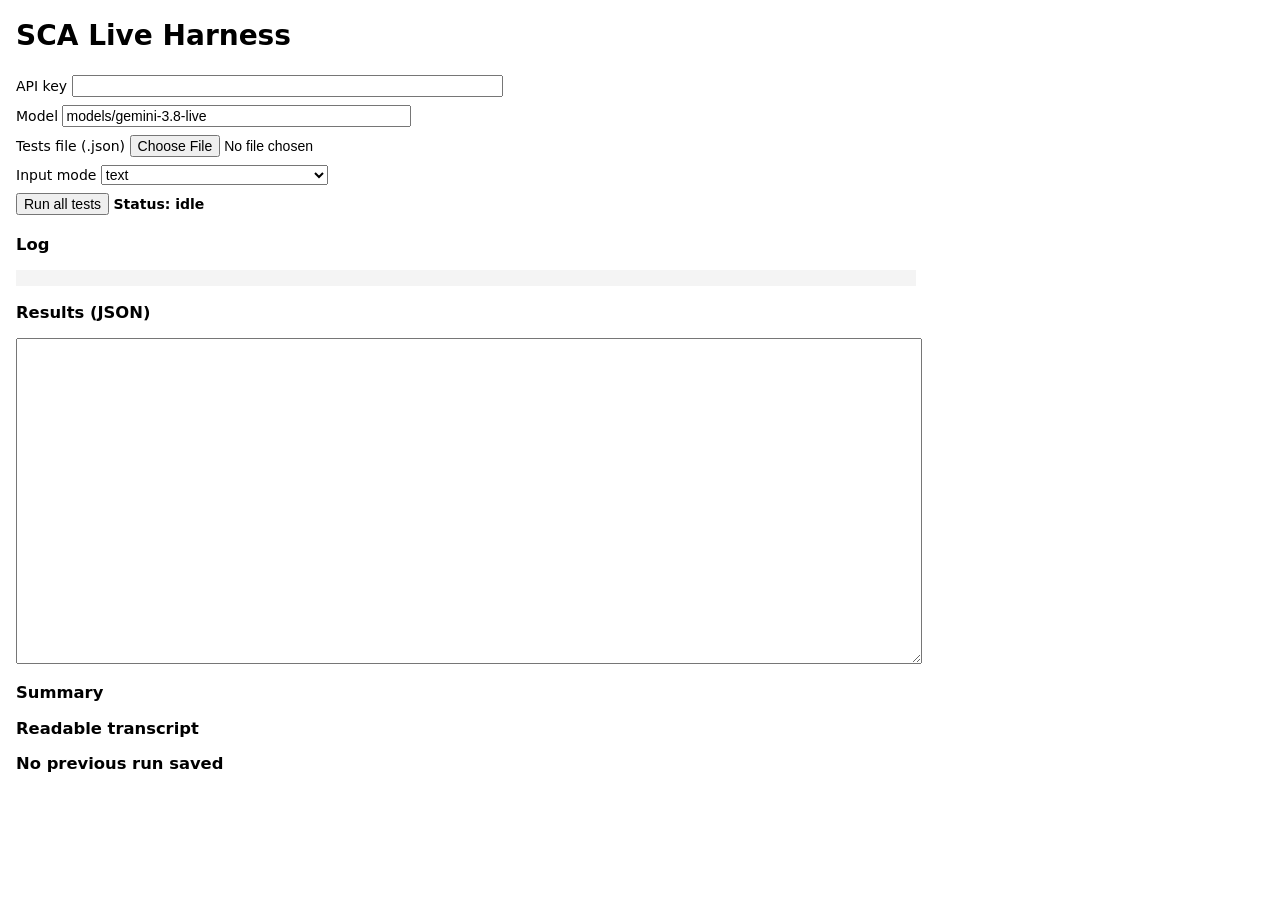
<file: harness.html>
<!doctype html><html><head><meta charset="utf-8"><title>SCA Live Harness</title>
<style>body{font:14px system-ui;margin:16px;max-width:900px}input,button,select{font-size:14px;margin:4px 0}textarea{width:100%;height:320px;font:12px monospace}#log{white-space:pre-wrap;font:12px monospace;background:#f4f4f4;padding:8px;max-height:300px;overflow:auto}</style></head><body>
<h1>SCA Live Harness</h1>
<label>API key <input id="key" type="password" size="50" autocomplete="off"></label><br>
<label>Model <input id="model" value="models/gemini-3.8-live" size="40"></label><br>
<label>Tests file (.json) <input id="file" type="file" accept=".json,application/json"></label><br>
<label>Input mode <select id="mode"><option value="text">text</option><option value="audio">audio (uses turn audio if present)</option></select></label><br>
<button id="run">Run all tests</button> <b>Status: <span id="status">idle</span></b>
<h3>Log</h3><div id="log"></div>
<h3>Results (JSON)</h3><textarea id="out" readonly></textarea>
<h3>Summary</h3><pre id="summary"></pre>
<h3>Readable transcript</h3><pre id="readable" style="white-space:pre-wrap"></pre>
<script>
(function(){
var WS="wss://generativelanguage.googleapis.com/ws/google.ai.generativelanguage.v1beta.GenerativeService.BidiGenerateContent?key=";
var $=function(i){return document.getElementById(i)};
var TESTS=null;
window.addEventListener("load",function(){try{var s=JSON.parse(localStorage.getItem("scaHarnessLast")||"null");if(s){$("prev").textContent="Previous run saved at "+s.at+" ("+s.all.length+" tests):";renderReadable2(s.all,"prevtx")}}catch(e){}});
function renderReadable2(all,id){document.getElementById(id).textContent=all.map(function(r){return "=== "+r.id+" close="+(r.close?r.close.code:"-")+"\n"+r.turns.map(function(t){return "T"+t.n+" DR: "+t.doctor+"\n   PT: "+(t.reply||"(no transcript)")+(t.tools.length?"\n   TOOLS: "+t.tools.join(", "):"")+(t.flags.length?"\n   FLAGS: "+t.flags.join(", "):"")}).join("\n")}).join("\n\n")}
function log(s){$("log").textContent+=new Date().toISOString().slice(11,19)+" "+s+"\n";$("log").scrollTop=1e9}
$("file").addEventListener("change",function(e){var f=e.target.files[0];if(!f)return;f.text().then(function(t){try{TESTS=JSON.parse(t);log("Loaded "+TESTS.length+" tests")}catch(err){log("Bad JSON: "+err)}})});
function b64(u8){var s="";for(var i=0;i<u8.length;i+=0x8000)s+=String.fromCharCode.apply(null,u8.subarray(i,i+0x8000));return btoa(s)}
function sleep(ms){return new Promise(function(r){setTimeout(r,ms)})}
function runTest(t,key,model,mode){return new Promise(function(resolve){
  var res={id:t.id,model:model,mode:mode,setup_ok:false,turns:[],close:null,errors:[]};
  var ws=new WebSocket(WS+encodeURIComponent(key)); ws.binaryType="arraybuffer";
  var cur=null,waiter=null,done=false;
  function finish(){if(done)return;done=true;try{ws.close()}catch(e){}resolve(res)}
  ws.onopen=function(){var setup={model:model,generationConfig:{responseModalities:["AUDIO"],speechConfig:{voiceConfig:{prebuiltVoiceConfig:{voiceName:t.voice||"Kore"}}}},systemInstruction:{parts:[{text:t.system}]},inputAudioTranscription:{},outputAudioTranscription:{}};var _tl=new URLSearchParams(location.search).get("think");if(_tl){setup.generationConfig.thinkingConfig={thinkingLevel:_tl};}
    if(t.expressions&&t.expressions.length)setup.tools=[{functionDeclarations:[Object.assign(t.nonblocking?{behavior:"NON_BLOCKING"}:{},{name:"set_expression",description:"Silently sets the patient's face on screen. Call it; never speak, write or describe it.",parameters:{type:"OBJECT",properties:{expression:{type:"STRING",enum:t.expressions}},required:["expression"]}})]}];
    ws.send(JSON.stringify({setup:setup}))};
  ws.onmessage=function(ev){var txt=typeof ev.data==="string"?ev.data:new TextDecoder().decode(ev.data),m;try{m=JSON.parse(txt)}catch(e){return}
    if(m.setupComplete){res.setup_ok=true;if(waiter){var w=waiter;waiter=null;w()}}
    if(m.error)res.errors.push(JSON.stringify(m.error).slice(0,400));
    var sc=m.serverContent;
    if(cur&&(sc||m.toolCall))cur.lastAt=Date.now();
    if(sc&&cur){if(sc.outputTranscription&&sc.outputTranscription.text){cur.reply+=sc.outputTranscription.text;cur.lastOutAt=Date.now();if(!cur.firstOutAt)cur.firstOutAt=Date.now()}
      if(sc.inputTranscription&&sc.inputTranscription.text)cur.heard+=sc.inputTranscription.text;
      if(sc.modelTurn&&sc.modelTurn.parts)sc.modelTurn.parts.forEach(function(p){if(p.text){cur.text_parts+=p.text;if(!cur.firstOutAt)cur.firstOutAt=Date.now()}if(p.inlineData){cur.audio_chunks++;cur.lastOutAt=Date.now();if(!cur.firstAudioAt)cur.firstAudioAt=Date.now()}});
      ["finishReason","blockReason"].forEach(function(k){if(sc[k])cur.flags.push(k+":"+sc[k])});
      if(sc.interrupted)cur.flags.push("interrupted");
      if(sc.turnComplete){cur.complete=true;cur.completes=(cur.completes||0)+1;cur.completeAt=Date.now();if(cur.toolAt&&cur.lastOutAt>cur.toolAt)cur.postToolDone=true;if(waiter){var w2=waiter;waiter=null;w2()}}}
    if(m.toolCall&&m.toolCall.functionCalls){var r=m.toolCall.functionCalls.map(function(fc){if(cur)cur.tools.push(fc.name+"("+JSON.stringify(fc.args)+")");return{id:fc.id,name:fc.name,response:t.nonblocking?{result:"ok",scheduling:"SILENT"}:{result:"ok"}}});ws.send(JSON.stringify({toolResponse:{functionResponses:r}}));if(cur)cur.toolAt=Date.now()}
    if(m.goAway&&cur)cur.flags.push("goAway")};
  ws.onclose=function(ev){res.close={code:ev.code,reason:ev.reason};log(t.id+" closed "+ev.code+" "+ev.reason);if(waiter){var w=waiter;waiter=null;w()}finish()};
  ws.onerror=function(){res.errors.push("ws error")};
  function wait(ms){return new Promise(function(r){var to=setTimeout(function(){waiter=null;r("timeout")},ms);waiter=function(){clearTimeout(to);r("ok")}})}
  (async function(){
    var s=await wait(20000); if(!res.setup_ok){res.errors.push("no setupComplete ("+s+")");finish();return}
    log(t.id+" setup ok");
    for(var i=0;i<t.turns.length;i++){
      if(done)break;
      var turn=t.turns[i],text=typeof turn==="string"?turn:turn.text;
      cur={n:i+1,doctor:text,reply:"",heard:"",text_parts:"",audio_chunks:0,tools:[],flags:[],complete:false,ms:0};
      res.turns.push(cur); var t0=Date.now(); cur.t0=t0;
      if(mode==="audio"&&turn.audio){var raw=Uint8Array.from(atob(turn.audio),function(c){return c.charCodeAt(0)});
        for(var o=0;o<raw.length;o+=3200){if(done)break;ws.send(JSON.stringify({realtimeInput:{audio:{data:b64(raw.subarray(o,o+3200)),mimeType:"audio/pcm;rate=16000"}}}));await sleep(100)}
        var sil=new Uint8Array(3200);for(var k=0;k<20;k++){if(done)break;ws.send(JSON.stringify({realtimeInput:{audio:{data:b64(sil),mimeType:"audio/pcm;rate=16000"}}}));await sleep(100)}
      } else ws.send(JSON.stringify({realtimeInput:{text:text}}));
      cur.tSent=Date.now();
      var r=await wait(45000);
      for(var q=0;q<6&&!done&&cur.toolAt&&!cur.postToolDone;q++){r=await wait(15000)}
      // settle: keep waiting while output continues after a turnComplete (e.g. after a tool call)
      for(var g=0;g<20&&!done;g++){await sleep(2000); if(!(cur.lastAt>cur.completeAt)) break; cur.complete=false; r=await wait(30000);}
      cur.ms=Date.now()-t0; if(r==="timeout")cur.flags.push("timeout"); if(cur.completes>1)cur.flags.push("completes:"+cur.completes);
      // let trailing transcription arrive
      await sleep(600);
      cur.first_audio_ms=cur.firstAudioAt?cur.firstAudioAt-cur.tSent:null; cur.first_out_ms=cur.firstOutAt?cur.firstOutAt-cur.tSent:null; cur.reply_done_ms=cur.completeAt?cur.completeAt-cur.tSent:null; log(t.id+" turn "+(i+1)+" "+(cur.complete?"done":"INCOMPLETE")+" "+cur.ms+"ms first_out="+cur.first_out_ms+"ms first_audio="+cur.first_audio_ms+"ms reply_done="+cur.reply_done_ms+"ms");
      await sleep(400);
    }
    finish();
  })();
})}
$("run").addEventListener("click",async function(){
  var key=$("key").value.trim(),model=$("model").value.trim(),mode=$("mode").value;
  if(!key||!TESTS){log("Need key and tests file");return}
  $("status").textContent="running"; var all=[];
  for(var i=0;i<TESTS.length;i++){log("Starting "+TESTS[i].id);$("status").textContent="running test "+(i+1)+" of "+TESTS.length+" ("+TESTS[i].id+")";var r=await runTest(TESTS[i],key,model,mode);all.push(r);
    $("out").value=JSON.stringify(all,null,1);renderReadable(all);try{localStorage.setItem("scaHarnessLast",JSON.stringify({at:new Date().toISOString(),all:all}))}catch(e){}await sleep(1500)}
  function renderReadable(all){$("readable").textContent=all.map(function(r){return "=== "+r.id+" setup="+r.setup_ok+" close="+(r.close?r.close.code+" "+r.close.reason:"-")+" errors="+r.errors.join("; ")+"\n"+r.turns.map(function(t){return "T"+t.n+" DR: "+t.doctor+(t.heard?"\n   [heard: "+t.heard+"]":"")+"\n   PT: "+(t.reply||t.text_parts||"(no transcript)")+(t.tools.length?"\n   TOOLS: "+t.tools.join(", "):"")+(t.flags.length?"\n   FLAGS: "+t.flags.join(", "):"")+" ("+t.ms+"ms"+(t.complete?"":", INCOMPLETE")+")"}).join("\n")}).join("\n\n");}
  var sum=all.map(function(r){var inc=r.turns.filter(function(t){return!t.complete}).length;return r.id+": setup="+r.setup_ok+" turns="+r.turns.length+" incomplete="+inc+" close="+(r.close?r.close.code+" "+r.close.reason:"-")+" errors="+r.errors.length}).join("\n");
  $("summary").textContent=sum+"\nALL DONE"; renderReadable(all); $("status").textContent="done"; log("ALL DONE");
});
})();
</script>
<h3 id="prev">No previous run saved</h3><pre id="prevtx" style="white-space:pre-wrap"></pre></body></html>
</file>
<file: call/hark.css>
/* Hark's design tokens and component styles. Each component's rules follow its @component comment. style-gates: data */

/* @component foundations */
:root {
  color-scheme: light dark;

  --text-primary: light-dark(#1d1d1f, #f5f5f7);         /* body text */
  --text-secondary: light-dark(#636366, #a1a1a6);       /* supporting grey text */
  --text-tertiary: light-dark(#1d1d1f4d, #f5f5f74d);    /* hollow dots, faint marks; never body text */
  --text-primary-on: light-dark(#f5f5f7, #1d1d1f);      /* text on --fill-primary */
  --text-secondary-on: light-dark(#aeaeb2, #5c5c60);    /* grey text on --fill-primary */
  --fill-primary: light-dark(#1d1d1f, #f5f5f7);         /* the strong fill: solid chips, the nav, the badge */
  --fill-primary-on: light-dark(#f5f5f7, #1d1d1f);      /* the page background */
  --fill-secondary: light-dark(#1d1d1f80, #f5f5f780);
  --fill-tertiary: light-dark(#e8e8ea, #2a2a2d);        /* the grey card, panel and row tint */
  --fill-segment: light-dark(#3a3a3c, #e2e2e4);         /* the nav's tab track */
  --fill-system-green: #00a665;                         /* status: done, ready */
  --fill-system-orange: #ff4d00;                        /* status: now, current */
  --fill-system-red: light-dark(#da2f35, #f1555b);      /* status: blocked, error */
  --transparent-primary: light-dark(#1d1d1f4d, #f5f5f74d);
  --stroke-primary: light-dark(#1d1d1f24, #f5f5f724);   /* strong hairline */
  --stroke-secondary: light-dark(#1d1d1f12, #f5f5f712); /* faint hairline between rows */
  --stroke-primary-on: light-dark(#f5f5f71a, #1d1d1f1a);
  --stroke-composer: light-dark(#f5f5f780, #1d1d1f80);  /* the callout's glass edge */
  --stroke-system-orange: #ff4d0026;
  --hover-wash: light-dark(#1d1d1f0d, #f5f5f70d);
  --hover-wash-primary-on: light-dark(#f9f9fa26, #1d1d1f14);

  /* The hero is light text over a dark photo in both themes. */
  --hero-surface: #161f39;
  --hero-text: #f5f5f7;
  --hero-text-muted: #f5f5f7cc;
  --hero-scrim-strong: rgb(22 31 57 / 0.78);
  --hero-scrim-soft: rgb(22 31 57 / 0.3);
  --hero-scrim-side: rgb(22 31 57 / 0.45);
  --hero-glass: rgb(22 31 57 / 0.42);
  --hero-glass-faint: rgb(22 31 57 / 0.35);
  --hero-glass-stroke: rgb(245 245 247 / 0.28);

  --mat-regular: light-dark(rgb(255 255 255 / 0.56), rgb(29 29 31 / 0.55));
  --mat-thin: light-dark(rgb(255 255 255 / 0.22), rgb(29 29 31 / 0.4));
  --mat-agent: light-dark(rgb(255 255 255 / 0.84), rgb(29 29 31 / 0.66));
  --mat-inverse: color-mix(in srgb, var(--fill-primary) 86%, transparent);  /* the nav: dark on light, light on dark */
  --hark-blur: blur(50px) saturate(1.6);
  --hark-shadow: 0 8px 40px #1d1d1f1f;

  --sans: "GT Standard", "GT Standard L", "Geist", -apple-system, BlinkMacSystemFont, "Helvetica Neue", sans-serif;
  --lh: 1.3;                                            /* every text style is 130% */
  --weight-light: 300;
  --weight-regular: 400;
  --weight-medium: 500;
  --weight-bold: 600;
  --size-caption: 12px;                                 /* the smallest text allowed */
  --size-meta: 13px;
  --size-small: 14px;
  --size-body: 15px;
  --size-prose: 16px;
  --size-heading: 20px;
  --size-figure: clamp(24px, 3vw, 32px);
  --size-title: clamp(26px, 3vw, 32px);
  --size-display: clamp(34px, 5vw, 48px);
  --size-lede: clamp(16px, 1.7vw, 20px);

  --type-caption: var(--weight-regular) var(--size-caption)/var(--lh) var(--sans);
  --type-tag: var(--weight-medium) var(--size-caption)/var(--lh) var(--sans);
  --type-small: var(--weight-regular) var(--size-small)/var(--lh) var(--sans);
  --type-label: var(--weight-medium) var(--size-small)/var(--lh) var(--sans);
  --type-body: var(--weight-regular) var(--size-body)/var(--lh) var(--sans);
  --type-body-strong: var(--weight-medium) var(--size-body)/var(--lh) var(--sans);
  --type-heading: var(--weight-medium) var(--size-heading)/var(--lh) var(--sans);
  --type-lede: var(--weight-medium) var(--size-lede)/var(--lh) var(--sans);
  --type-figure: var(--weight-regular) var(--size-figure)/var(--lh) var(--sans);
  --type-title: var(--weight-regular) var(--size-title)/var(--lh) var(--sans);
  --type-display: var(--weight-medium) var(--size-display)/var(--lh) var(--sans);
  --type-numeral: var(--weight-regular) 48px/1 var(--sans);

  --r-s: 12px;
  --r-m: 16px;
  --r-l: 24px;
  --r-xl: 32px;
  --r-pill: 100px;

  --ease-out: cubic-bezier(0.23, 1, 0.32, 1);
  --dur-quick: 160ms;
  --dur-draw: 1400ms;

  --page-max: 1120px;
  --gutter: clamp(16px, 3vw, 32px);                     /* the page's side padding */
  --tap: 44px;                                          /* the smallest touch target */
}
:root[data-theme="light"] { color-scheme: light; }
:root[data-theme="dark"] { color-scheme: dark; }

* { box-sizing: border-box; }
html { -webkit-text-size-adjust: 100%; scroll-behavior: smooth; }
@media (prefers-reduced-motion: reduce) { html { scroll-behavior: auto; } }

body {
  margin: 0;
  background: var(--fill-primary-on);
  color: var(--text-primary);
  font: var(--type-body);
  -webkit-font-smoothing: antialiased;
  overflow-x: hidden;
}

img { max-width: 100%; display: block; }
figure { margin-inline: 0; }
a { color: inherit; }
b, strong { font-weight: var(--weight-bold); }
p { margin: 0; text-wrap: pretty; }
h1, h2, h3 { margin: 0; text-wrap: balance; }
small { font-size: max(var(--size-caption), 0.85em); }
.sub { color: var(--text-secondary); }

:focus-visible { outline: 2px solid var(--fill-primary); outline-offset: 3px; border-radius: 6px; }

/* @component page */
.page {
  max-width: var(--page-max);
  margin: 0 auto;
  padding-inline: var(--gutter);
  padding-block: 12px 40px;
  display: grid;
  grid-template-columns: minmax(0, 1fr);
  gap: 16px;
}
.main { display: grid; grid-template-columns: minmax(0, 1fr); gap: 16px; min-width: 0; }

.glass {
  background: var(--mat-inverse);
  -webkit-backdrop-filter: var(--hark-blur);
  backdrop-filter: var(--hark-blur);
  border: 1px solid var(--stroke-primary-on);
}
.nav {
  position: sticky;
  top: calc(env(safe-area-inset-top, 0px) + 12px);
  z-index: 20;
  justify-self: center;
  max-width: 100%;
  display: flex;
  align-items: center;
  gap: 6px;
  padding: 5px;
  border-radius: var(--r-pill);
  box-shadow: var(--hark-shadow);
}
.nav :focus-visible { outline-color: var(--fill-primary-on); }
.seg {
  display: flex;
  min-width: 0;
  overflow-x: auto;
  scrollbar-width: none;
  border-radius: var(--r-pill);
  background: var(--fill-segment);
}
.seg::-webkit-scrollbar { display: none; }
.seg a {
  flex: none;
  padding: 8px 14px;
  border-radius: var(--r-pill);
  font: var(--type-label);
  color: var(--text-secondary-on);
  text-decoration: none;
  white-space: nowrap;
}
.seg a:hover { color: var(--text-primary-on); }
/* The active tab carries its own fill so its text is measured against it. */
.seg a[aria-current="true"] { background: var(--fill-primary-on); color: var(--text-primary); }
.theme-btn {
  flex: none;
  width: 36px; height: 36px;
  display: grid;
  place-items: center;
  border: 0;
  border-radius: 50%;
  background: var(--hover-wash-primary-on);
  color: var(--text-primary-on);
  cursor: pointer;
}
.theme-btn:hover { box-shadow: inset 0 0 0 100px var(--hover-wash-primary-on); }
.theme-btn::before { content: ""; width: 14px; height: 14px; border-radius: 50%; box-shadow: inset 0 0 0 1.5px currentColor; background: linear-gradient(to right, light-dark(currentColor, transparent) 50%, light-dark(transparent, currentColor) 50%); }
@media (max-width: 599px) {
  .seg a { display: flex; align-items: center; min-height: var(--tap); }
  .theme-btn { width: var(--tap); height: var(--tap); }
}

/* @component footer */
.foot {
  display: flex;
  flex-wrap: wrap;
  align-items: center;
  justify-content: space-between;
  gap: 16px 24px;
  padding-top: 24px;
  border-top: 1px solid var(--stroke-secondary);
  font-size: var(--size-small);
  color: var(--text-secondary);
}
.foot strong { color: var(--text-primary); }
.foot nav { display: flex; flex-wrap: wrap; gap: 6px; }
.foot nav a {
  padding: 6px 12px;
  border-radius: var(--r-pill);
  background: var(--fill-tertiary);
  color: var(--text-primary);
  font: var(--type-tag);
  text-decoration: none;
}
.foot nav a:hover { box-shadow: inset 0 0 0 100px var(--hover-wash); }
.badge {
  display: inline-flex;
  align-items: center;
  gap: 10px;
  padding: 12px 16px;
  border-radius: var(--r-xl);
  background: var(--fill-primary);
  color: var(--text-primary-on);
  box-shadow: var(--hark-shadow);
  font: var(--weight-medium) var(--size-body)/1.1 var(--sans);
  text-decoration: none;
}
.badge:hover { box-shadow: var(--hark-shadow), inset 0 0 0 100px var(--hover-wash-primary-on); }
.hark-mark { display: inline-grid; place-items: center; }
.hark-mark svg { display: block; }
@media (max-width: 599px) {
  .foot nav a { display: inline-flex; align-items: center; min-height: var(--tap); min-width: var(--tap); }
  .badge { min-height: var(--tap); }
}

/* @component chip */
.chip {
  display: inline-flex;
  align-items: center;
  gap: 6px;
  padding: 4px 10px 4px 8px;
  border-radius: var(--r-pill);
  font: var(--type-tag);
  max-width: 100%;
  background: var(--fill-tertiary);
  color: var(--text-secondary);
  vertical-align: middle;
}
.chip::before {
  content: "";
  width: 7px; height: 7px;
  border-radius: 50%;
  flex: none;
  box-shadow: inset 0 0 0 1.5px var(--text-tertiary);
}
.chip--solid { background: var(--fill-primary); color: var(--text-primary-on); }
.chip--solid::before { background: var(--fill-system-green); box-shadow: none; }
td .chip { white-space: nowrap; }
/* @component dot */
.dot {
  display: inline-flex;
  align-items: center;
  gap: 6px;
  margin-top: 4px;
  font: var(--type-tag);
  color: var(--text-primary);
}
.dot::before { content: ""; width: 7px; height: 7px; border-radius: 50%; background: var(--fill-system-green); }
tbody th .dot { display: flex; width: fit-content; }
/* @component pill */
.pill {
  display: inline-block;
  padding: 1px 8px;
  border-radius: var(--r-pill);
  background: var(--fill-tertiary);
  color: var(--text-secondary);
  font: var(--type-tag);
  white-space: normal;
  vertical-align: 1px;
}
/* @component button, link and links */
.btn {
  display: inline-flex;
  align-items: center;
  gap: 6px;
  min-height: 30px;
  padding: 5px 12px;
  border-radius: var(--r-s);
  background: var(--fill-primary-on);
  color: var(--text-primary);
  border: 1px solid var(--stroke-primary);
  font: var(--type-tag);
  text-decoration: none;
  max-width: 100%;
  transition: box-shadow var(--dur-quick) ease;
}
.btn:hover { box-shadow: inset 0 0 0 100px var(--hover-wash); }
.btn[target="_blank"]::after { content: "\2197"; font-size: 11px; color: var(--text-secondary); }
.link {
  color: var(--text-primary);
  text-decoration: underline;
  text-decoration-color: var(--stroke-primary);
  text-underline-offset: 3px;
  max-width: 100%;
  overflow-wrap: anywhere;
}
.link:hover { text-decoration-color: currentColor; }
.links { display: flex; flex-wrap: wrap; gap: 8px; }
@media (pointer: coarse), (max-width: 599px) { .btn { min-height: var(--tap); padding-inline: 14px; } }

/* A button that asks Hark is the page's primary capsule. Once it sends, Hark
   writes a check and "Sent to Hark" into it, and it turns secondary. */
.btn[data-hark-action] {
  justify-content: center;
  gap: 8px;
  min-height: 48px;
  padding: 0 20px;
  border: 0;
  border-radius: var(--r-pill);
  background: var(--fill-primary);
  color: var(--text-primary-on);
  font: var(--type-body-strong);
  text-align: center;
  white-space: nowrap;
  cursor: pointer;
  transition: box-shadow var(--dur-quick) ease, transform var(--dur-quick) ease;
}
/* A state's message after the label is long, so a button saying one may wrap. */
.btn[data-hark-action][data-hark-state]:not([data-hark-state="sending"]) { white-space: normal; }
.btn[data-hark-action]:hover { box-shadow: inset 0 0 0 100px var(--hover-wash-primary-on); }
.btn[data-hark-action]:active { transform: scale(0.97); }
.btn[data-hark-action] svg { flex: none; }
.btn[data-hark-action][data-hark-state="sent"] { background: var(--fill-tertiary); color: var(--text-primary); box-shadow: none; }

/* The states before a press is sent. A CSS escape swallows the one space
   after it, so the dot is followed by a no-break space (\00a0), which also
   keeps the dot on its words' line. */
[data-hark-action][data-hark-state="sending"] { opacity: 0.6; pointer-events: none; }
[data-hark-action][data-hark-state="sent"] { pointer-events: none; cursor: default; }
[data-hark-action][data-hark-state]::after { color: var(--text-secondary); font-weight: 400; }
.btn[data-hark-action][data-hark-state]::after { color: var(--text-secondary-on); }
[data-hark-action][data-hark-state="sign_in"]::after { content: " \00b7\00a0Sign in to Hark to use this"; }
[data-hark-action][data-hark-state="not_allowed"]::after { content: " \00b7\00a0Only the page\2019s owner can use this"; }
[data-hark-action][data-hark-state="failed"]::after { content: " \00b7\00a0Did not send, try again"; }
@media (max-width: 599px) {
  .link { display: inline-flex; align-items: center; min-width: var(--tap); min-height: var(--tap); margin: -13px 0; vertical-align: middle; }
}
/* @component text and fineprint */
.prose { display: grid; gap: 12px; max-width: 68ch; font-size: var(--size-prose); }
.fineprint { font-size: var(--size-small); color: var(--text-secondary); max-width: 70ch; }
/* @component hero */
.hero {
  position: relative;
  min-height: clamp(320px, 46vh, 480px);
  border-radius: var(--r-xl);
  overflow: hidden;
  display: flex;
  align-items: flex-end;
  color: var(--hero-text);
  isolation: isolate;
  box-shadow: var(--hark-shadow);
  background: var(--hero-surface);
}
/* Without a photo the hero is as tall as its copy, so the callout sits beside the copy instead of over it. */
.hero:not(:has(.hero__img)) { min-height: 0; background: var(--hero-surface) center / cover no-repeat; }
.hero:not(:has(.hero__img))::after { background: linear-gradient(to right, var(--hero-scrim-side) 0%, transparent 60%); }
@media (min-width: 761px) {
  .hero:not(:has(.hero__img)) > .callout { position: static; flex: none; align-self: flex-start; margin: clamp(16px, 2.4vw, 24px) clamp(16px, 2.4vw, 24px) clamp(16px, 2.4vw, 24px) auto; }
}
.hero__img {
  position: absolute;
  inset: 0;
  width: 100%;
  height: 100%;
  object-fit: cover;
  object-position: 40% 60%;
  z-index: -2;
}
.hero::after {
  content: "";
  position: absolute;
  inset: 0;
  z-index: -1;
  background:
    linear-gradient(to top, var(--hero-scrim-strong) 0%, var(--hero-scrim-soft) 42%, transparent 66%),
    linear-gradient(to right, var(--hero-scrim-side) 0%, transparent 60%);
}
.hero__copy {
  display: grid;
  gap: 14px;
  max-width: 40rem;
  padding: clamp(24px, 4vw, 48px);
  padding-bottom: clamp(28px, 3.4vw, 44px);
}
.hero__eyebrow {
  justify-self: start;
  padding: 6px 12px;
  border-radius: var(--r-pill);
  background: var(--hero-glass);
  border: 1px solid var(--hero-glass-stroke);
  -webkit-backdrop-filter: var(--hark-blur);
  backdrop-filter: var(--hark-blur);
  font: var(--type-label);
}
.hero h1 { font: var(--type-display); letter-spacing: 0; }
.hero h1 em { font-style: normal; }
.hero__sub { font: var(--type-lede); max-width: 34ch; }
.hero__meta { font-size: var(--size-small); color: var(--hero-text-muted); }
.hero__credit {
  position: absolute;
  right: clamp(20px, 3vw, 32px);
  bottom: 16px;
  padding: 4px 10px;
  border-radius: var(--r-pill);
  background: var(--hero-glass-faint);
  -webkit-backdrop-filter: var(--hark-blur);
  backdrop-filter: var(--hark-blur);
  font: var(--type-caption);
  color: var(--hero-text-muted);
}
/* A callout overlays the photo's top corner, so the hero keeps room for it above the copy. */
@media (min-width: 761px) { .hero:has(> .callout) { min-height: clamp(420px, 56vh, 560px); } }
.hero > .callout {
  position: absolute;
  top: clamp(16px, 2.4vw, 24px);
  right: clamp(16px, 2.4vw, 24px);
  width: min(320px, calc(100% - 32px));
}
@media (max-width: 760px) {
  .hero { flex-direction: column; justify-content: flex-end; align-items: stretch; min-height: 0; }
  .hero__img { object-position: 22% 50%; }
  .hero__copy { padding-top: 140px; padding-bottom: 28px; }
  .hero:not(:has(.hero__img)) .hero__copy { padding-top: clamp(24px, 4vw, 48px); }
  .hero__credit { top: 16px; right: 16px; bottom: auto; }
  .hero > .callout { position: static; width: auto; margin: 0 12px 12px; }
}
/* On a phone the title starts higher, so the first screen reaches the stats. */
@media (max-width: 599px) { .hero__copy { padding-top: 88px; padding-bottom: 20px; } }
/* @component callout */
.callout {
  max-width: 420px;
  display: grid;
  gap: 10px;
  padding: 16px 18px 18px;
  border-radius: var(--r-l);
  background: var(--mat-agent);
  -webkit-backdrop-filter: var(--hark-blur);
  backdrop-filter: var(--hark-blur);
  border: 1px solid var(--stroke-composer);
  box-shadow: var(--hark-shadow);
  color: var(--text-primary);
  font-size: var(--size-small);
}
.callout__head { display: flex; align-items: center; gap: 8px; color: var(--text-secondary); font-weight: var(--weight-medium); }
.callout__head svg { color: var(--text-primary); }
.callout__lead { font-size: var(--size-body); }
.callout .fineprint { font-size: var(--size-caption); }
.callout .btn { justify-self: start; }
/* @component stats */
.stats { display: grid; grid-auto-flow: column; grid-auto-columns: minmax(0, 1fr); padding-top: 8px; }
.stat {
  display: grid;
  grid-template-rows: 1fr auto;
  gap: 4px;
  padding: 12px 24px;
  border-left: 1px solid var(--stroke-secondary);
}
.stat:first-child { border-left: 0; padding-left: 0; }
.stat__fig { font: var(--type-figure); font-variant-numeric: tabular-nums; }
.stat__label { font-size: var(--size-small); color: var(--text-secondary); }
@media (max-width: 760px) {
  .stats { grid-auto-flow: row; grid-template-columns: auto minmax(0, 1fr); column-gap: 12px; padding-top: 0; }
  .stat { grid-column: 1 / -1; grid-template-columns: subgrid; align-items: baseline; gap: 12px; padding: 14px 0; border-left: 0; border-top: 1px solid var(--stroke-secondary); }
  .stat:first-child { border-top: 0; }
}
/* On a phone the stats sit two to a row, figure over label. */
@media (max-width: 599px) {
  .stats { grid-template-columns: repeat(2, minmax(0, 1fr)); column-gap: 0; }
  .stat { grid-column: auto; grid-template-columns: none; gap: 2px; padding: 12px 0; }
  .stat:nth-child(2) { border-top: 0; }
  .stat:nth-child(even) { padding-left: 16px; border-left: 1px solid var(--stroke-secondary); }
  .stat__fig { font-size: 26px; line-height: 1.15; }
  .stat__label { font-size: var(--size-caption); }
}
/* @component section */
.section {
  padding-block: clamp(40px, 6vw, 72px) clamp(16px, 2vw, 24px);
  border-top: 1px solid var(--stroke-secondary);
  scroll-margin-top: calc(env(safe-area-inset-top, 0px) + 72px); /* Clears the sticky .nav: its top offset plus its tallest height, 56px. */
  min-width: 0;
}
.section > * + * { margin-top: clamp(20px, 2.4vw, 28px); }
.section > .head + * { margin-top: 0; }
.head {
  display: grid;
  grid-template-columns: minmax(0, 1.65fr) minmax(0, 1fr);
  gap: 10px 40px;
  align-items: end;
  margin-bottom: clamp(24px, 3vw, 36px);
}
.head__eyebrow { grid-column: 1 / -1; font: var(--type-label); color: var(--text-secondary); }
.head h2 { font: var(--type-title); }
.head__sub { justify-self: end; font-size: var(--size-body); color: var(--text-secondary); max-width: 44ch; text-align: right; }
@media (max-width: 900px) { .head { grid-template-columns: 1fr; } .head__sub { justify-self: start; text-align: left; } }
/* @component table */
.table-wrap { margin-inline: -12px; padding-inline: 12px; overflow-x: auto; }
table { width: 100%; border-collapse: collapse; font: var(--type-small); font-variant-numeric: tabular-nums; }
caption { text-align: left; font: var(--type-caption); color: var(--text-secondary); padding: 0 0 10px; }
th, td { text-align: left; vertical-align: top; padding: 12px; border-bottom: 1px solid var(--stroke-secondary); }
th:first-child, td:first-child { padding-left: 0; }
th:last-child, td:last-child { padding-right: 0; }
thead th {
  font: var(--type-tag);
  color: var(--text-secondary);
  border-bottom-color: var(--stroke-primary);
  padding-top: 0;
  padding-bottom: 8px;
  white-space: nowrap;
}
tbody th { font-weight: var(--weight-bold); }
tbody tr:last-child > * { border-bottom: 0; }
.rowhead { white-space: nowrap; }
td small, th small { display: block; font: var(--type-caption); color: var(--text-secondary); margin-top: 2px; }
td.num { font-weight: var(--weight-bold); white-space: nowrap; }
td.num small { white-space: normal; }
.muted { color: var(--text-secondary); }
tr.is-highlight > * { background: var(--fill-tertiary); }
tr.is-highlight > :first-child { box-shadow: -12px 0 var(--fill-tertiary); }
tr.is-highlight > :last-child { box-shadow: 12px 0 var(--fill-tertiary); }
.after-table { margin-top: 20px; padding-inline: 12px; }
@media (max-width: 599px) {
  .table-wrap table, .table-wrap tbody, .table-wrap tr, .table-wrap th, .table-wrap td { display: block; }
  .table-wrap thead { display: none; }
  .table-wrap caption { display: block; text-align: left; }
  /* A row is its name on top, then its cells wrapped three or four to a line, each label over its value. */
  .table-wrap tbody tr { display: flex; flex-wrap: wrap; gap: 8px 20px; padding: 14px 0; border-bottom: 1px solid var(--stroke-secondary); }
  .table-wrap tbody tr.is-highlight { margin-inline: -12px; padding-inline: 12px; background: var(--fill-tertiary); }
  .table-wrap tbody tr.is-highlight > * { background: none; box-shadow: none; }
  .table-wrap tbody tr > * { border-bottom: 0; padding: 0; }
  .table-wrap tbody tr > th { flex: 1 0 100%; }
  .table-wrap tbody td.is-empty { display: none; }
  .table-wrap tbody td[data-label]::before { content: attr(data-label); display: block; color: var(--text-secondary); font-size: var(--size-caption); font-weight: var(--weight-regular); line-height: 1.3; }
  .table-wrap tbody td:has(> .link:only-child) { align-self: end; }
  .table-wrap tbody td:has(> .link:only-child)::before { display: none; }
  .rowhead { white-space: normal; }
}
/* @component compare */
.compare { margin-inline: -12px; overflow-x: auto; scroll-snap-type: x mandatory; }
.compare table { table-layout: fixed; min-width: calc(var(--compare-cols, 3) * 200px); }
.compare th, .compare td { scroll-snap-align: start; padding-inline: 12px; }
.compare thead th { font: var(--type-body-strong); color: var(--text-primary); white-space: normal; padding-top: 0; padding-bottom: 14px; border-bottom-color: var(--stroke-secondary); }
/* On light tiles a white product backdrop blends into the grey. */
.compare__media { position: relative; display: grid; grid-template: minmax(0, 1fr) / minmax(0, 1fr); place-items: center; width: 100%; aspect-ratio: 4 / 3; max-height: 240px; margin: 0 0 12px; padding: 16px; border-radius: var(--r-m); background: var(--fill-tertiary); }
.compare__media img { max-width: 100%; max-height: 100%; mix-blend-mode: multiply; }
/* A photo of a place or a room fills its frame instead of fitting whole. */
.compare .compare__media.compare__media--photo { padding: 0; overflow: hidden; background: var(--fill-tertiary); }
.compare .compare__media.compare__media--photo img { position: absolute; inset: 0; width: 100%; height: 100%; max-width: none; max-height: none; object-fit: cover; mix-blend-mode: normal; }
.compare thead th > .chip { display: flex; width: fit-content; margin-top: 8px; }
.compare:has(.compare__media) thead th:not(:has(.compare__media))::before { content: ""; display: block; width: 100%; aspect-ratio: 4 / 3; max-height: 240px; margin-bottom: 12px; border-radius: var(--r-m); background: var(--fill-tertiary); }
:root[data-theme="dark"] .compare__media img { mix-blend-mode: normal; border-radius: var(--r-s); }
@media (prefers-color-scheme: dark) { :root:not([data-theme="light"]) .compare__media img { mix-blend-mode: normal; border-radius: var(--r-s); } }
/* The header column shrinks to nothing on screen but stays in the table, so screen readers keep each value's row header. */
.js .compare tbody th[scope="row"], .js .compare thead td:first-child { width: 0; padding: 0; border: 0; overflow: hidden; clip-path: inset(50%); white-space: nowrap; }
.js .compare td[data-label]::before { content: attr(data-label); content: attr(data-label) / ""; display: block; margin-bottom: 4px; font: var(--type-caption); color: var(--text-secondary); }
/* On a phone two options show side by side, and the rest are a swipe away. */
@media (max-width: 599px) { .compare table { min-width: calc(var(--compare-cols, 3) * 46vw); } .compare th, .compare td { padding-inline: 8px; } }
/* @component steps */
.step {
  display: grid;
  grid-template-columns: 112px minmax(0, 1fr) minmax(220px, 0.78fr);
  gap: 16px 28px;
  padding: 28px 0;
  border-bottom: 1px solid var(--stroke-secondary);
}
.step > * { min-width: 0; }
.steps > .step:last-child { border-bottom: 0; }
.step p + p { margin-top: 8px; }
.step__num { font: var(--type-numeral); color: var(--text-primary); font-variant-numeric: tabular-nums; }
.step__eyebrow { margin-top: 8px; font: var(--type-label); color: var(--text-secondary); }
.step h3 { font: var(--type-heading); margin-bottom: 12px; }
.step__pills { list-style: none; margin: 0 0 14px; padding: 0; display: flex; flex-wrap: wrap; gap: 6px; }
.step__pills li {
  padding: 4px 10px;
  border-radius: var(--r-pill);
  border: 1px solid var(--stroke-primary);
  font-size: var(--size-meta);
  color: var(--text-secondary);
  max-width: 100%;
}
.step__pills b { color: var(--text-primary); font-weight: var(--weight-bold); }
.step__panel {
  align-self: start;
  margin: 0;
  padding: 16px 18px;
  border-radius: var(--r-m);
  background: var(--fill-tertiary);
  font-size: var(--size-small);
}
.step__panel dt { font-size: var(--size-caption); color: var(--text-secondary); margin-bottom: 2px; }
.step__panel dd { margin: 0 0 12px; }
.step__panel dd:last-child { margin-bottom: 0; }
.step__panel .fineprint { display: block; margin-top: 6px; font-size: var(--size-caption); }
.step__panel .btn { margin-top: 8px; }
.step__figure { grid-column: 2 / span 2; margin: 0; }
.step__figure img { width: 100%; height: clamp(200px, 26vw, 320px); object-fit: cover; border-radius: var(--r-m); }
.step__figure figcaption { font-size: var(--size-caption); color: var(--text-secondary); padding-top: 10px; }
@media (min-width: 901px) {
  .step:not(:has(> .step__panel)) { grid-template-columns: 112px minmax(0, 1fr); }
  .step:not(:has(> .step__panel)) > .step__figure { grid-column: 2; }
}
@media (max-width: 900px) {
  .step { grid-template-columns: minmax(0, 1fr); gap: 14px; }
  .step__figure { grid-column: 1; }
  .step__intro { display: flex; align-items: baseline; gap: 14px; }
  .step__num { font-size: 40px; }
  .step__eyebrow { margin-top: 0; }
}
/* @component checklist */
.checklist { display: grid; grid-template-columns: minmax(0, 1.4fr) auto minmax(0, 1fr); column-gap: 20px; list-style: none; margin: 0; padding: 0; }
.checklist:not(:has(.checklist__note)) { grid-template-columns: minmax(0, 1fr) auto; }
.checklist > li {
  display: grid;
  grid-column: 1 / -1;
  grid-template-columns: subgrid;
  row-gap: 8px;
  align-items: center;
  padding: 14px 0;
  border-bottom: 1px solid var(--stroke-secondary);
}
.checklist > li:last-child { border-bottom: 0; }
.checklist__item { grid-column: 1; font-weight: var(--weight-bold); }
.checklist > li > .chip { grid-column: 2; justify-self: start; }
.checklist:not(:has(.checklist__note)) > li > .chip { justify-self: end; }
.checklist__item small { display: block; font-weight: var(--weight-regular); font-size: var(--size-caption); color: var(--text-secondary); margin-top: 2px; }
.checklist__note { grid-column: 3; font-size: var(--size-small); color: var(--text-secondary); }
.checklist > li.is-done .checklist__item { text-decoration: line-through; text-decoration-color: var(--text-tertiary); }
/* A row's own button sits in a last column, so each booking is pressed where it is listed. */
.checklist:has(> li > .btn) { grid-template-columns: minmax(0, 1.4fr) auto minmax(0, 1fr) auto; }
.checklist:has(> li > .btn):not(:has(.checklist__note)) { grid-template-columns: minmax(0, 1fr) auto auto; }
.checklist > li > .btn { grid-column: -2; justify-self: end; }
.checklist > li > .btn[data-hark-action] { min-height: 36px; padding: 0 16px; font: var(--type-label); white-space: nowrap; }
@media (max-width: 760px) {
  .checklist, .checklist:has(> li > .btn), .checklist:has(> li > .btn):not(:has(.checklist__note)) { grid-template-columns: minmax(0, 1fr) auto; }
  .checklist > li > .chip { justify-self: end; }
  .checklist__note { grid-column: 1 / -1; }
  .checklist > li:has(> .btn) > .checklist__note { grid-column: 1; }
  .checklist > li > .btn { grid-column: 2; justify-self: end; }
}
/* @component breakdown */
.breakdown { max-width: 720px; }
@media (min-width: 901px) { .section > .breakdown, .section > .aside { max-width: calc((100% - 40px) * 1.65 / 2.65); } }
.breakdown dl { margin: 0; }
.breakdown .row {
  display: flex;
  align-items: baseline;
  justify-content: space-between;
  gap: 16px;
  padding: 14px 0;
  border-bottom: 1px solid var(--stroke-secondary);
}
.breakdown dt { font-size: var(--size-body); }
.breakdown dt small { display: block; color: var(--text-secondary); font-size: var(--size-meta); margin-top: 2px; }
.breakdown dd { margin: 0; font-weight: var(--weight-bold); font-size: var(--size-body); white-space: nowrap; font-variant-numeric: tabular-nums; }
.breakdown .row--total {
  margin-top: -1px;
  padding: 18px 0 0;
  border-top: 1px solid var(--stroke-primary);
  border-bottom: 0;
  flex-wrap: wrap;
  align-items: baseline;
}
.breakdown .row--total dt { font: var(--type-body-strong); }
.breakdown .row--total dd { font: var(--type-figure); white-space: normal; }
.breakdown .fineprint { margin-top: 16px; }
/* @component pair */
.pair { display: grid; grid-template-columns: repeat(2, minmax(0, 1fr)); gap: clamp(20px, 3vw, 40px); align-items: start; }
.pair:has(> :is(.callout, .aside):last-child) { grid-template-columns: minmax(0, 1.65fr) minmax(0, 1fr); column-gap: 40px; }
.pair > .callout { max-width: none; }
@media (max-width: 760px) { .pair, .pair:has(> :is(.callout, .aside):last-child) { grid-template-columns: minmax(0, 1fr); } }
/* @component timeline */
.timeline { display: grid; grid-template-columns: 210px minmax(0, 1fr) auto; column-gap: 28px; list-style: none; margin-inline: 0; margin-bottom: 0; padding: 0; }
.timeline > li {
  display: grid;
  grid-column: 1 / -1;
  grid-template-columns: subgrid;
  row-gap: 8px;
  align-items: start;
  padding: 18px 0;
  border-bottom: 1px solid var(--stroke-secondary);
}
.timeline > li:first-child { padding-top: 0; }
.timeline > li:last-child { border-bottom: 0; padding-bottom: 0; }
.timeline__when { display: flex; align-items: baseline; gap: 12px; font-weight: var(--weight-bold); }
.timeline__when::before {
  content: "";
  width: 8px; height: 8px;
  flex: none;
  border-radius: 50%;
  box-shadow: inset 0 0 0 1.5px var(--text-tertiary);
  transform: translateY(-1px);
}
.timeline > li.is-current .timeline__when::before { background: var(--fill-system-orange); box-shadow: 0 0 0 4px var(--stroke-system-orange); }
.timeline > li > p:has(> .chip:only-child) { justify-self: end; }
.timeline__what ul { margin: 0; padding-left: 18px; }
.timeline__what li { margin-bottom: 4px; }
.timeline__what li:last-child { margin-bottom: 0; }
.timeline__what p + p { margin-top: 6px; }
@media (max-width: 900px) {
  .timeline { grid-template-columns: minmax(0, 1fr); }
  .timeline > li > p:has(> .chip:only-child) { justify-self: start; }
  .timeline__what, .timeline > li > p:last-child { padding-left: 20px; }
}
/* @component cards */
.cards { display: grid; grid-template-columns: repeat(auto-fit, minmax(min(100%, 260px), 1fr)); gap: 16px; }
.cards:has(> :nth-child(4):last-child) { grid-template-columns: repeat(2, minmax(0, 1fr)); }
.cards > div { padding: 22px 24px; border-radius: var(--r-m); background: var(--fill-tertiary); }
.cards h3 { font: var(--type-heading); margin-bottom: 10px; }
.cards ul { margin: 0; padding: 0; list-style: none; }
.cards li { padding: 10px 0; border-bottom: 1px solid var(--stroke-secondary); }
.cards li:last-child { border-bottom: 0; padding-bottom: 0; }
.cards .quote { font: var(--type-heading); margin-bottom: 8px; text-wrap: balance; }
@media (max-width: 900px) { .cards { grid-template-columns: 1fr; } }
@media (max-width: 760px) { .cards:has(> :nth-child(4):last-child) { grid-template-columns: minmax(0, 1fr); } }
@media (max-width: 599px) { .cards { gap: 12px; } .cards > div { padding: 18px; } .cards h3 { margin-bottom: 4px; } }
/* @component aside */
.aside {
  max-width: 62ch;
  padding: 20px 22px;
  border: 1.5px dashed var(--stroke-primary);
  border-radius: var(--r-m);
}
.aside h3 { font: var(--type-heading); margin-bottom: 6px; }
/* @component chart */
.chart { margin-bottom: 8px; padding: 20px 20px 12px; border-radius: var(--r-m); background: var(--fill-tertiary); overflow-x: auto; }
.chart__cap { font-size: var(--size-caption); color: var(--text-secondary); margin-bottom: 12px; }
.chart svg { width: 100%; height: auto; display: block; }
.pf-grid { stroke: var(--stroke-primary); stroke-width: 1; }
.pf-line { stroke: var(--fill-primary); stroke-width: 2.4; fill: none; stroke-linejoin: round; stroke-linecap: round; }
.pf-fill { fill: var(--fill-primary); opacity: 0.07; }
.pf-dot { fill: var(--fill-primary-on); stroke: var(--fill-primary); stroke-width: 2; }
.pf-alt { fill: var(--text-primary); font: var(--weight-bold) var(--size-body) var(--sans); text-anchor: middle; }
.pf-name { fill: var(--text-secondary); font: var(--weight-medium) var(--size-meta) var(--sans); text-anchor: middle; }
.pf-num { fill: var(--text-tertiary); font: var(--weight-medium) var(--size-meta) var(--sans); text-anchor: middle; }
.pf-axis { fill: var(--text-secondary); font: var(--weight-regular) var(--size-caption) var(--sans); }
.js .chart:not(.is-in) .pf-line { stroke-dasharray: 1400; stroke-dashoffset: 1400; }
.js .chart.is-in .pf-line { stroke-dasharray: 1400; stroke-dashoffset: 0; transition: stroke-dashoffset var(--dur-draw) var(--ease-out) 120ms; }
@media (prefers-reduced-motion: reduce) { .js .chart .pf-line { stroke-dasharray: none; stroke-dashoffset: 0; transition: none; } }
/* @component figure */
.band { margin-inline: 0; margin-bottom: 0; }
.band img { width: 100%; height: clamp(240px, 40vw, 520px); object-fit: cover; border-radius: var(--r-xl); }
.band figcaption { font-size: var(--size-caption); color: var(--text-secondary); padding: 10px 4px 0; }
.is-portrait img { width: auto; max-width: 100%; height: clamp(320px, 48vw, 560px); }
</file>
<file: call/hark-hero.css>
.hero:not(:has(.hero__img)) { background-image: url("[data-uri]"); }
</file>
